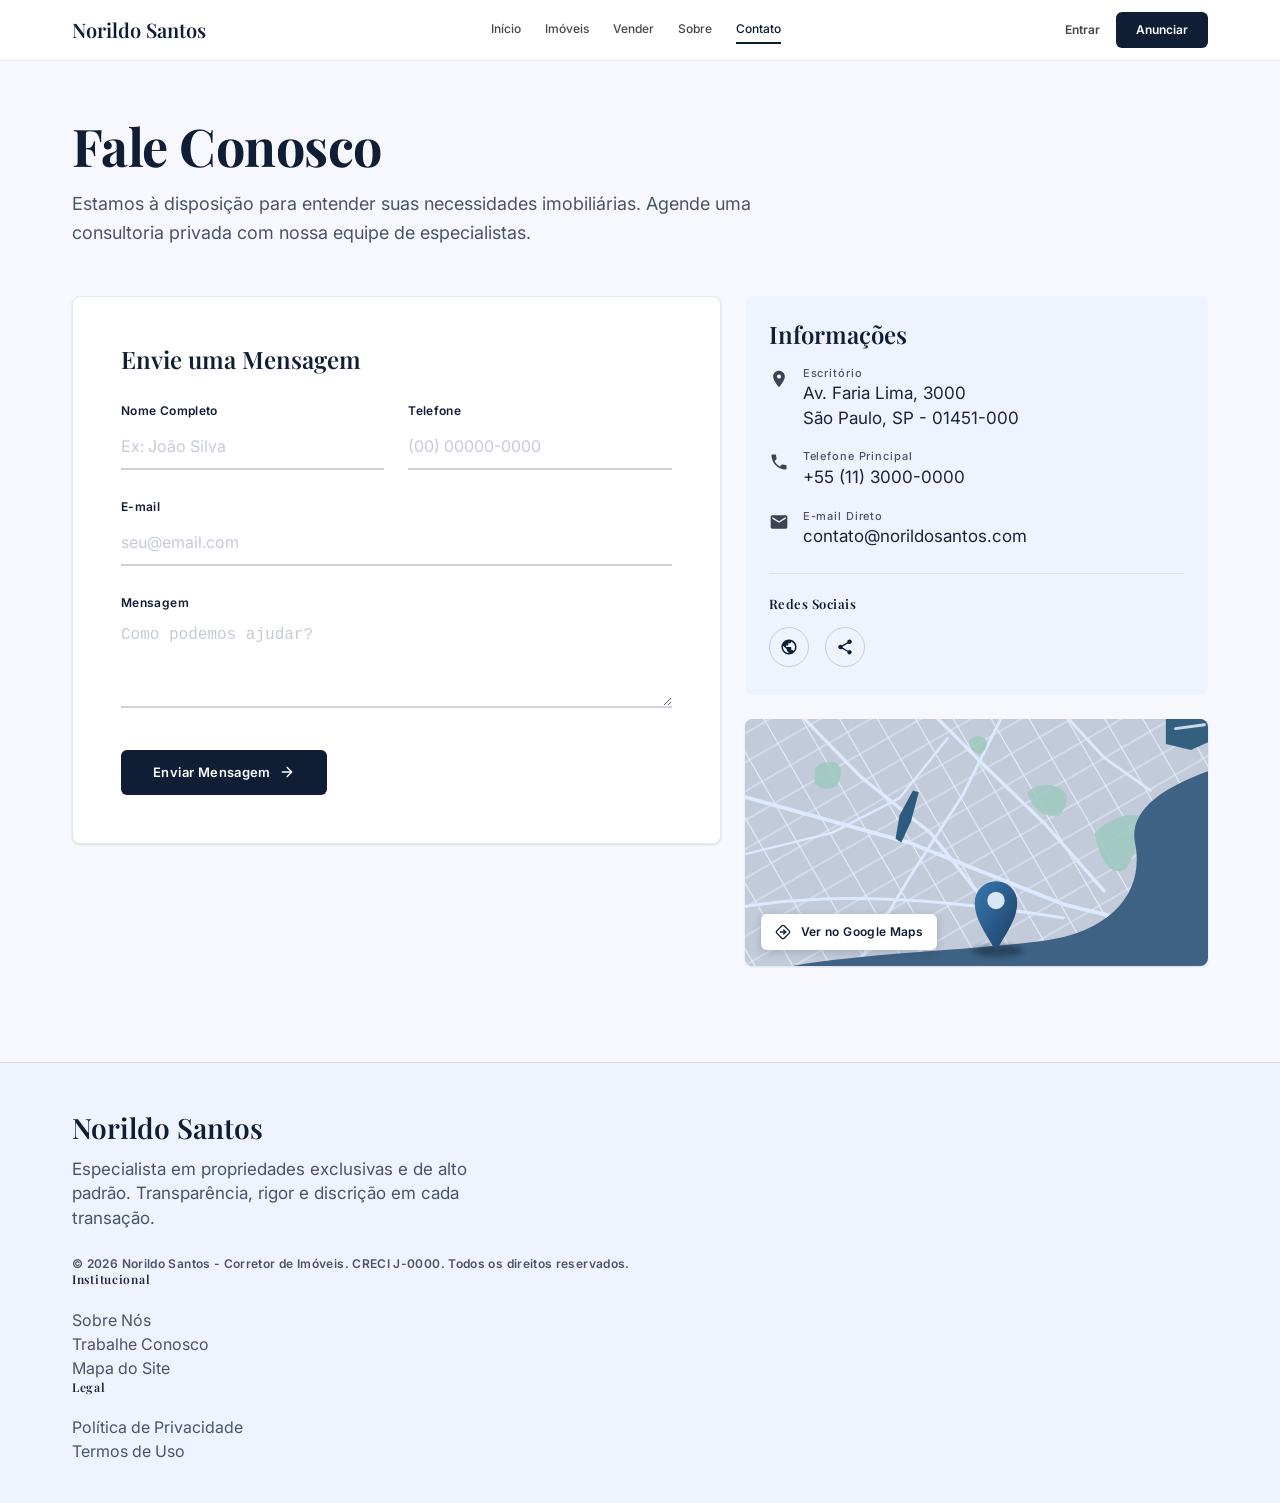
<file: pages/contato.html>
<!doctype html>
<html lang="pt-BR">
  <head>
    <meta charset="UTF-8" />
    <meta name="viewport" content="width=device-width, initial-scale=1" />
    <title>Contato | Norildo Santos</title>
    <meta
      name="description"
      content="Agende uma consultoria privada com a equipe de especialistas da Norildo Santos. Envie uma mensagem ou fale conosco por telefone e e-mail."
    />

    <link rel="preconnect" href="https://fonts.googleapis.com" />
    <link rel="preconnect" href="https://fonts.gstatic.com" crossorigin />
    <link
      href="https://fonts.googleapis.com/css2?family=Inter:wght@400;500;600;700&family=Playfair+Display:wght@500;600;700&display=swap"
      rel="stylesheet"
    />
    <link rel="stylesheet" href="../styles/main.css" />
    <link rel="stylesheet" href="../styles/contato.css" />
  </head>
  <body>
    <script src="../js/icons.js"></script>

    <!-- Cabeçalho -->
    <header class="site-header">
      <div class="site-header__inner">
        <a class="site-logo" href="../index.html">Norildo Santos</a>
        <nav class="site-nav" id="menu-principal" aria-label="Navega&ccedil;&atilde;o principal">
          <ul>
            <li><a href="../index.html#inicio">In&iacute;cio</a></li>
            <li><a href="imoveis.html">Im&oacute;veis</a></li>
            <li><a href="vender.html">Vender</a></li>
            <li><a href="sobre.html">Sobre</a></li>
            <li><a href="contato.html" aria-current="page">Contato</a></li>
          </ul>
        </nav>
        <div class="site-header__actions">
          <a class="site-link" href="login.html">Entrar</a>
          <a class="btn btn--primary btn--small" href="vender.html#cadastro">Anunciar</a>
        </div>
        <button class="menu-toggle" type="button" aria-label="Abrir menu" aria-expanded="false" aria-controls="menu-principal">
          <svg class="icon" aria-hidden="true"><use href="#i-menu" /></svg>
        </button>
      </div>
    </header>
    <main class="contact">
      <div class="container">
        <header class="contact__intro">
          <h1>Fale Conosco</h1>
          <p>
            Estamos à disposição para entender suas necessidades imobiliárias.
            Agende uma consultoria privada com nossa equipe de especialistas.
          </p>
        </header>

        <div class="contact__grid">
          <!-- Formulário -->
          <section class="form-card" aria-labelledby="titulo-form">
            <h2 id="titulo-form">Envie uma Mensagem</h2>

            <form id="form-contato" class="form-grid" action="#" method="post">
              <div class="form-field">
                <label for="nome">Nome Completo</label>
                <input
                  id="nome"
                  name="nome"
                  type="text"
                  placeholder="Ex: João Silva"
                  autocomplete="name"
                  required
                />
              </div>

              <div class="form-field">
                <label for="telefone">Telefone</label>
                <input
                  id="telefone"
                  name="telefone"
                  type="tel"
                  placeholder="(00) 00000-0000"
                  autocomplete="tel"
                  inputmode="tel"
                />
              </div>

              <div class="form-field form-field--full">
                <label for="email">E-mail</label>
                <input
                  id="email"
                  name="email"
                  type="email"
                  placeholder="seu@email.com"
                  autocomplete="email"
                  required
                />
              </div>

              <div class="form-field form-field--full">
                <label for="mensagem">Mensagem</label>
                <textarea
                  id="mensagem"
                  name="mensagem"
                  rows="3"
                  placeholder="Como podemos ajudar?"
                  required
                ></textarea>
              </div>

              <div class="form-actions form-field--full">
                <button class="btn btn--primary btn--submit" type="submit">
                  Enviar Mensagem
                  <svg class="icon" aria-hidden="true">
                    <use href="#i-arrow" />
                  </svg>
                </button>
                <p
                  class="form-status"
                  id="form-status"
                  role="status"
                  aria-live="polite"
                ></p>
              </div>
            </form>
          </section>

          <!-- Informações e mapa -->
          <div class="contact__side">
            <section class="info-card" aria-labelledby="titulo-info">
              <h2 id="titulo-info">Informações</h2>

              <ul class="info-list">
                <li>
                  <svg class="icon icon--solid" aria-hidden="true">
                    <use href="#i-pin-solid" />
                  </svg>
                  <div>
                    <span class="info-label">Escritório</span>
                    <address>
                      Av. Faria Lima, 3000<br />São Paulo, SP - 01451-000
                    </address>
                  </div>
                </li>
                <li>
                  <svg class="icon icon--solid" aria-hidden="true">
                    <use href="#i-phone-solid" />
                  </svg>
                  <div>
                    <span class="info-label">Telefone Principal</span>
                    <a href="tel:+551130000000">+55 (11) 3000-0000</a>
                  </div>
                </li>
                <li>
                  <svg class="icon icon--solid" aria-hidden="true">
                    <use href="#i-mail-solid" />
                  </svg>
                  <div>
                    <span class="info-label">E-mail Direto</span>
                    <a href="mailto:contato@norildosantos.com"
                      >contato@norildosantos.com</a
                    >
                  </div>
                </li>
              </ul>

              <div class="info-social">
                <h3>Redes Sociais</h3>
                <div class="info-social__buttons">
                  <a
                    class="social-btn"
                    href="index.html"
                    aria-label="Site Norildo Santos"
                  >
                    <svg class="icon icon--solid" aria-hidden="true">
                      <use href="#i-globe-solid" />
                    </svg>
                  </a>
                  <button
                    class="social-btn"
                    type="button"
                    data-share
                    aria-label="Compartilhar esta página"
                  >
                    <svg class="icon icon--solid" aria-hidden="true">
                      <use href="#i-share-solid" />
                    </svg>
                  </button>
                </div>
              </div>
            </section>

            <div class="map-card">
              <svg
                class="map-card__svg"
                viewBox="0 0 480 256"
                preserveAspectRatio="xMidYMid slice"
                role="img"
                aria-label="Mapa estilizado da região da Av. Faria Lima, em São Paulo"
              >
                <defs>
                  <pattern
                    id="mapa-ruas"
                    width="34"
                    height="26"
                    patternUnits="userSpaceOnUse"
                    patternTransform="rotate(-30)"
                  >
                    <path
                      d="M0 13H34M17 0V26"
                      stroke="#e4eefc"
                      stroke-width="1.1"
                      fill="none"
                    />
                  </pattern>
                  <linearGradient id="mapa-pin" x1="0" y1="0" x2="1" y2="1">
                    <stop offset="0" stop-color="#3a78b0" />
                    <stop offset="1" stop-color="#1b3d63" />
                  </linearGradient>
                  <filter
                    id="mapa-sombra"
                    x="-50%"
                    y="-100%"
                    width="200%"
                    height="300%"
                  >
                    <feGaussianBlur stdDeviation="3" />
                  </filter>
                </defs>

                <rect width="480" height="256" fill="#c3cad9" />
                <rect width="480" height="256" fill="url(#mapa-ruas)" />

                <g
                  fill="none"
                  stroke="#dde9ff"
                  stroke-linecap="round"
                  stroke-linejoin="round"
                >
                  <path
                    d="M-10 78 L170 128 L330 192 L420 214"
                    stroke-width="4"
                  />
                  <path
                    d="M52 -10 L120 60 L192 118 L262 206"
                    stroke-width="3.5"
                  />
                  <path
                    d="M190 -10 L252 52 L310 108 L372 178"
                    stroke-width="3.5"
                  />
                  <path d="M-10 196 C90 178 200 186 330 206" stroke-width="3" />
                  <path d="M326 -10 L372 40 L420 74" stroke-width="3" />
                  <path
                    d="M110 266 L168 168 L226 78 L270 -10"
                    stroke-width="3"
                  />
                  <path d="M0 140 L90 118 L160 82 L210 20" stroke-width="2.5" />
                  <path d="M240 266 L276 190" stroke-width="2.5" />
                </g>

                <g fill="#9ec9bf" opacity=".85">
                  <path d="M72 52 q10 -12 24 -6 q8 10 -2 24 q-14 6 -22 -4z" />
                  <path d="M292 76 q18 -14 38 -2 q8 10 -4 26 q-24 4 -34 -24z" />
                  <path
                    d="M362 118 q24 -22 46 -18 q6 24 -14 56 q-22 10 -32 -38z"
                  />
                  <path d="M232 22 q10 -8 18 0 q2 10 -6 14 q-12 -2 -12 -14z" />
                </g>

                <path
                  d="M160 100 l14 -26 l6 2 l-8 30 l-10 22 l-6 -4z"
                  fill="#2e5a80"
                />

                <path
                  d="M0 256 L48 256 C130 242 230 240 308 230 C384 220 414 176 404 128 C398 96 430 72 480 54 L480 256 Z"
                  fill="#3d6283"
                />
                <path d="M436 0 h44 v24 l-18 8 -26 -6z" fill="#34607f" />
                <path
                  d="M446 10 L476 6"
                  stroke="#cdd9ea"
                  stroke-width="3"
                  stroke-linecap="round"
                />

                <ellipse
                  cx="262"
                  cy="240"
                  rx="26"
                  ry="6"
                  fill="#0b1c30"
                  opacity=".45"
                  filter="url(#mapa-sombra)"
                />
                <path
                  d="M260 241 C250 222 238 208 238 190 a22 22 0 1 1 44 0 C282 208 270 222 260 241 Z"
                  fill="url(#mapa-pin)"
                />
                <circle cx="260" cy="188" r="9" fill="#d9e6f6" />
              </svg>

              <a
                class="map-card__link"
                href="https://www.google.com/maps/search/?api=1&amp;query=Av.+Faria+Lima%2C+3000%2C+S%C3%A3o+Paulo"
                target="_blank"
                rel="noopener noreferrer"
              >
                <svg class="icon" aria-hidden="true">
                  <use href="#i-directions" />
                </svg>
                Ver no Google Maps
              </a>
            </div>
          </div>
        </div>
      </div>
    </main>

    <!-- Rodapé -->
    <footer class="site-footer site-footer--alt">
      <div class="container footer__grid">
        <div class="footer__brand">
          <a class="footer__name" href="index.html">Norildo Santos</a>
          <p>
            Especialista em propriedades exclusivas e de alto padrão.
            Transparência, rigor e discrição em cada transação.
          </p>
          <p class="footer__copy">
            &copy; <span id="ano">2024</span> Norildo Santos - Corretor de
            Imóveis. CRECI J-0000. Todos os direitos reservados.
          </p>
        </div>

        <nav class="footer__col" aria-label="Institucional">
          <h4>Institucional</h4>
          <ul>
            <li><a href="index.html#sobre">Sobre Nós</a></li>
            <li><a href="#trabalhe-conosco">Trabalhe Conosco</a></li>
            <li><a href="#mapa">Mapa do Site</a></li>
          </ul>
        </nav>

        <nav class="footer__col" aria-label="Legal">
          <h4>Legal</h4>
          <ul>
            <li><a href="#privacidade">Política de Privacidade</a></li>
            <li><a href="#termos">Termos de Uso</a></li>
          </ul>
        </nav>
      </div>
    </footer>

    <script src="../js/main.js" defer></script>
    <script src="../js/contato.js" defer></script>
  </body>
</html>
</file>
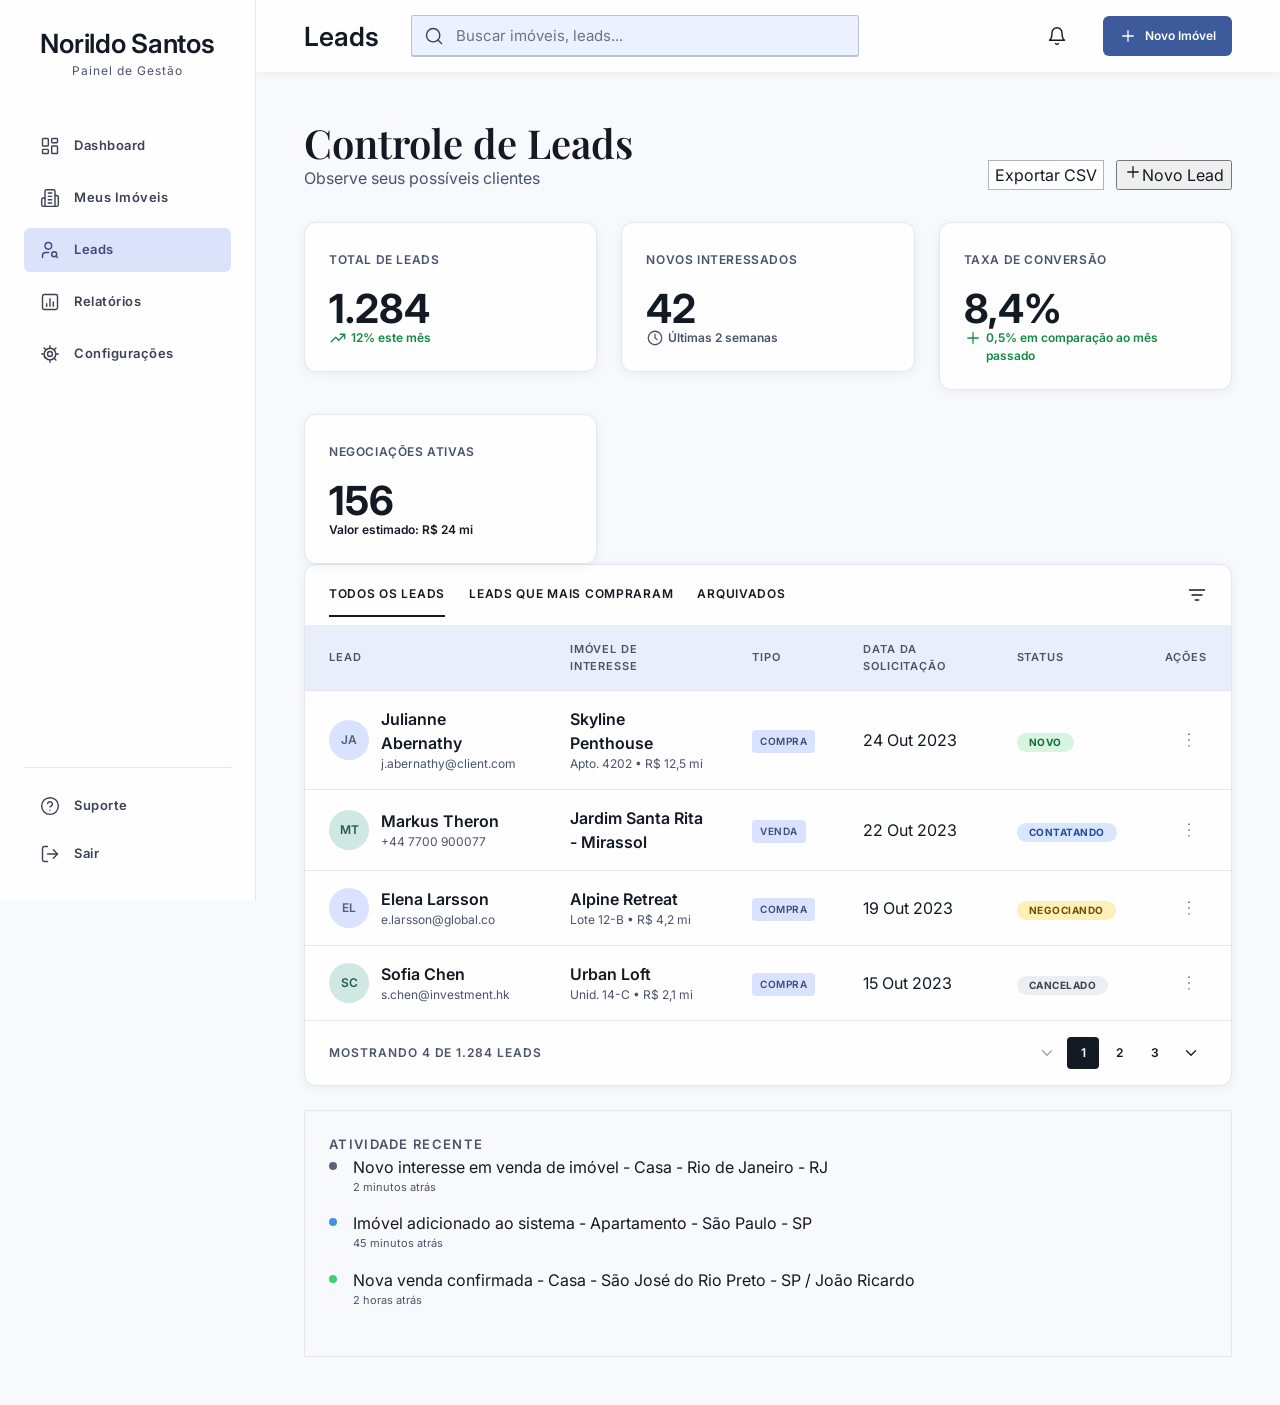
<file: pages/leads.html>
<!doctype html>
<html lang="pt-BR">
  <head>
    <meta charset="UTF-8" />
    <meta name="viewport" content="width=device-width, initial-scale=1" />
    <title>Controle de Leads · Painel Imobiliário</title>
    <link rel="preconnect" href="https://fonts.googleapis.com" />
    <link rel="preconnect" href="https://fonts.gstatic.com" crossorigin />
    <link
      href="https://fonts.googleapis.com/css2?family=Inter:wght@400;500;600&family=Playfair+Display:wght@500;600&display=swap"
      rel="stylesheet"
    />
    <link rel="stylesheet" href="../styles/main.css" />
    <link rel="stylesheet" href="../styles/leads.css" />
  </head>
  <body class="admin-body">
    <script src="../js/icons.js"></script>


    <a class="skip-link" href="#conteudo">Ir para o conteúdo principal</a>

    <div class="admin">
      <aside class="sidebar" id="sidebar" aria-label="Menu administrativo">
        <div class="sidebar__brand">
          <a href="../index.html">Norildo Santos</a>
          <span>Painel de Gest&atilde;o</span>
        </div>
        <nav class="sidebar__nav" aria-label="Se&ccedil;&otilde;es da administra&ccedil;&atilde;o">
          <a class="sidebar__link" href="dashboard.html"><svg class="icon" aria-hidden="true"><use href="#i-dashboard" /></svg>Dashboard</a>
          <a class="sidebar__link" href="admImoveis.html"><svg class="icon" aria-hidden="true"><use href="#i-building" /></svg>Meus Im&oacute;veis</a>
          <a class="sidebar__link" href="leads.html" aria-current="page"><svg class="icon" aria-hidden="true"><use href="#i-leads" /></svg>Leads</a>
          <a class="sidebar__link" href="relatorios.html"><svg class="icon" aria-hidden="true"><use href="#i-reports" /></svg>Relat&oacute;rios</a>
          <a class="sidebar__link" href="config.html"><svg class="icon" aria-hidden="true"><use href="#i-gear" /></svg>Configura&ccedil;&otilde;es</a>
        </nav>
        <div class="sidebar__foot">
          <a class="sidebar__link" href="contato.html"><svg class="icon" aria-hidden="true"><use href="#i-help" /></svg>Suporte</a>
          <a class="sidebar__link" href="../index.html"><svg class="icon" aria-hidden="true"><use href="#i-logout" /></svg>Sair</a>
        </div>
      </aside>
      <div class="sidebar-backdrop" aria-hidden="true"></div>
      <div class="admin__main">
        <header class="topbar">
          <button class="icon-btn topbar__menu" type="button" data-sidebar-toggle aria-label="Abrir menu" aria-expanded="false" aria-controls="sidebar">
            <svg class="icon" aria-hidden="true"><use href="#i-menu" /></svg>
          </button>
          <h1 class="topbar__title">Leads</h1>
          <div class="topbar__search" role="search">
            <label class="visually-hidden" for="busca-topo">Buscar im&oacute;veis e leads</label>
            <svg class="icon" aria-hidden="true"><use href="#i-search" /></svg>
            <input id="busca-topo" type="search" placeholder="Buscar im&oacute;veis, leads..." autocomplete="off" />
          </div>
          <div class="topbar__actions">
            <button class="icon-btn" type="button" aria-label="Notifica&ccedil;&otilde;es"><svg class="icon" aria-hidden="true"><use href="#i-bell" /></svg></button>
            <a class="btn btn--primary btn--sm" href="#novo-imovel"><svg class="icon" aria-hidden="true"><use href="#i-plus" /></svg><span class="btn-label">Novo Im&oacute;vel</span></a>
          </div>
        </header>
        <main id="conteudo" class="admin-content">
          <div class="page-header">
            <div>
              <h1 class="page-title">Controle de Leads</h1>
              <p class="page-subtitle">Observe seus possíveis clientes</p>
            </div>
            <div class="page-actions">
              <button type="button" class="btn btn--outline">
                Exportar CSV
              </button>
              <button type="button" class="btn btn--primary">
                <svg class="icon icon--small" aria-hidden="true">
                  <use href="#i-plus" /></svg
                >Novo Lead
              </button>
            </div>
          </div>

          <section aria-labelledby="titulo-indicadores">
            <h2 id="titulo-indicadores" class="visually-hidden">
              Indicadores de leads
            </h2>
            <ul class="stats">
              <li class="card card--bordered stat">
                <p class="stat__label">Total de leads</p>
                <p class="stat__value">1.284</p>
                <p class="stat__meta stat__meta--up">
                  <svg class="icon icon--small" aria-hidden="true">
                    <use href="#i-trend" /></svg
                  >12% este mês
                </p>
              </li>
              <li class="card card--bordered stat">
                <p class="stat__label">Novos interessados</p>
                <p class="stat__value">42</p>
                <p class="stat__meta">
                  <svg class="icon icon--small" aria-hidden="true">
                    <use href="#i-clock" /></svg
                  >Últimas 2 semanas
                </p>
              </li>
              <li class="card card--bordered stat">
                <p class="stat__label">Taxa de conversão</p>
                <p class="stat__value">8,4%</p>
                <p class="stat__meta stat__meta--up">
                  <svg class="icon icon--small" aria-hidden="true">
                    <use href="#i-plus" /></svg
                  >0,5% em comparação ao mês passado
                </p>
              </li>
              <li class="card card--bordered stat">
                <p class="stat__label">Negociações ativas</p>
                <p class="stat__value">156</p>
                <p class="stat__meta stat__meta--strong">
                  Valor estimado: R$ 24 mi
                </p>
              </li>
            </ul>
          </section>

          <section
            class="card card--bordered table-card"
            aria-labelledby="titulo-tabela"
          >
            <h2 id="titulo-tabela" class="visually-hidden">Lista de leads</h2>

            <div class="table-toolbar">
              <nav aria-label="Filtrar leads">
                <ul class="tabs">
                  <li>
                    <a href="#" class="tabs__link is-active" aria-current="true"
                      >Todos os leads</a
                    >
                  </li>
                  <li>
                    <a href="#" class="tabs__link">Leads que mais compraram</a>
                  </li>
                  <li><a href="#" class="tabs__link">Arquivados</a></li>
                </ul>
              </nav>
              <button
                type="button"
                class="icon-btn"
                aria-label="Filtrar e ordenar a lista"
              >
                <svg class="icon" aria-hidden="true">
                  <use href="#i-filter" />
                </svg>
              </button>
            </div>

            <div
              class="table-wrap"
              tabindex="0"
              role="region"
              aria-labelledby="titulo-tabela"
            >
              <table class="table">
                <thead>
                  <tr>
                    <th scope="col">Lead</th>
                    <th scope="col">Imóvel de interesse</th>
                    <th scope="col">Tipo</th>
                    <th scope="col">Data da solicitação</th>
                    <th scope="col">Status</th>
                    <th scope="col" class="table__actions">Ações</th>
                  </tr>
                </thead>
                <tbody>
                  <tr>
                    <th scope="row">
                      <div class="lead">
                        <span class="lead__avatar" aria-hidden="true">JA</span>
                        <div>
                          <p class="lead__name">Julianne Abernathy</p>
                          <p class="lead__meta">j.abernathy@client.com</p>
                        </div>
                      </div>
                    </th>
                    <td>
                      <p class="property__name">Skyline Penthouse</p>
                      <p class="lead__meta">Apto. 4202 • R$ 12,5 mi</p>
                    </td>
                    <td><span class="tag">Compra</span></td>
                    <td><time datetime="2023-10-24">24 Out 2023</time></td>
                    <td><span class="status status--new">Novo</span></td>
                    <td class="table__actions">
                      <button
                        type="button"
                        class="icon-btn"
                        aria-label="Mais ações para Julianne Abernathy"
                      >
                        <svg class="icon icon--small" aria-hidden="true">
                          <use href="#i-more" />
                        </svg>
                      </button>
                    </td>
                  </tr>
                  <tr>
                    <th scope="row">
                      <div class="lead">
                        <span
                          class="lead__avatar lead__avatar--teal"
                          aria-hidden="true"
                          >MT</span
                        >
                        <div>
                          <p class="lead__name">Markus Theron</p>
                          <p class="lead__meta">+44 7700 900077</p>
                        </div>
                      </div>
                    </th>
                    <td>
                      <p class="property__name">Jardim Santa Rita - Mirassol</p>
                    </td>
                    <td><span class="tag">Venda</span></td>
                    <td><time datetime="2023-10-22">22 Out 2023</time></td>
                    <td>
                      <span class="status status--contacting">Contatando</span>
                    </td>
                    <td class="table__actions">
                      <button
                        type="button"
                        class="icon-btn"
                        aria-label="Mais ações para Markus Theron"
                      >
                        <svg class="icon icon--small" aria-hidden="true">
                          <use href="#i-more" />
                        </svg>
                      </button>
                    </td>
                  </tr>
                  <tr>
                    <th scope="row">
                      <div class="lead">
                        <span class="lead__avatar" aria-hidden="true">EL</span>
                        <div>
                          <p class="lead__name">Elena Larsson</p>
                          <p class="lead__meta">e.larsson@global.co</p>
                        </div>
                      </div>
                    </th>
                    <td>
                      <p class="property__name">Alpine Retreat</p>
                      <p class="lead__meta">Lote 12-B • R$ 4,2 mi</p>
                    </td>
                    <td><span class="tag">Compra</span></td>
                    <td><time datetime="2023-10-19">19 Out 2023</time></td>
                    <td>
                      <span class="status status--negotiating">Negociando</span>
                    </td>
                    <td class="table__actions">
                      <button
                        type="button"
                        class="icon-btn"
                        aria-label="Mais ações para Elena Larsson"
                      >
                        <svg class="icon icon--small" aria-hidden="true">
                          <use href="#i-more" />
                        </svg>
                      </button>
                    </td>
                  </tr>
                  <tr>
                    <th scope="row">
                      <div class="lead">
                        <span
                          class="lead__avatar lead__avatar--teal"
                          aria-hidden="true"
                          >SC</span
                        >
                        <div>
                          <p class="lead__name">Sofia Chen</p>
                          <p class="lead__meta">s.chen@investment.hk</p>
                        </div>
                      </div>
                    </th>
                    <td>
                      <p class="property__name">Urban Loft</p>
                      <p class="lead__meta">Unid. 14-C • R$ 2,1 mi</p>
                    </td>
                    <td><span class="tag">Compra</span></td>
                    <td><time datetime="2023-10-15">15 Out 2023</time></td>
                    <td>
                      <span class="status status--canceled">Cancelado</span>
                    </td>
                    <td class="table__actions">
                      <button
                        type="button"
                        class="icon-btn"
                        aria-label="Mais ações para Sofia Chen"
                      >
                        <svg class="icon icon--small" aria-hidden="true">
                          <use href="#i-more" />
                        </svg>
                      </button>
                    </td>
                  </tr>
                </tbody>
              </table>
            </div>

            <div class="table-footer">
              <p class="table-footer__info">Mostrando 4 de 1.284 leads</p>
              <nav aria-label="Paginação da lista de leads">
                <ul class="pagination">
                  <li>
                    <button
                      type="button"
                      class="page-btn"
                      aria-label="Página anterior"
                      disabled
                    >
                      <svg
                        class="icon icon--small icon--flip"
                        aria-hidden="true"
                      >
                        <use href="#i-chevron" />
                      </svg>
                    </button>
                  </li>
                  <li>
                    <a
                      href="#"
                      class="page-btn is-current"
                      aria-current="page"
                      aria-label="Página 1"
                      >1</a
                    >
                  </li>
                  <li>
                    <a href="#" class="page-btn" aria-label="Página 2">2</a>
                  </li>
                  <li>
                    <a href="#" class="page-btn" aria-label="Página 3">3</a>
                  </li>
                  <li>
                    <a href="#" class="page-btn" aria-label="Próxima página"
                      ><svg class="icon icon--small" aria-hidden="true">
                        <use href="#i-chevron" /></svg
                    ></a>
                  </li>
                </ul>
              </nav>
            </div>
          </section>

          <section
            class="card card--bordered activity"
            aria-labelledby="titulo-atividade"
          >
            <h2 id="titulo-atividade" class="section-label">
              Atividade recente
            </h2>
            <ul class="activity__list">
              <li class="activity__item activity__item--neutral">
                <p>
                  Novo interesse em venda de imóvel - Casa - Rio de Janeiro - RJ
                </p>
                <p class="activity__time">2 minutos atrás</p>
              </li>
              <li class="activity__item activity__item--info">
                <p>
                  Imóvel adicionado ao sistema - Apartamento - São Paulo - SP
                </p>
                <p class="activity__time">45 minutos atrás</p>
              </li>
              <li class="activity__item activity__item--success">
                <p>
                  Nova venda confirmada - Casa - São José do Rio Preto - SP /
                  João Ricardo
                </p>
                <p class="activity__time">2 horas atrás</p>
              </li>
            </ul>
          </section>
        </main>
      </div>
    </div>

    <script src="../js/admin.js" defer></script>
  </body>
</html>
</file>
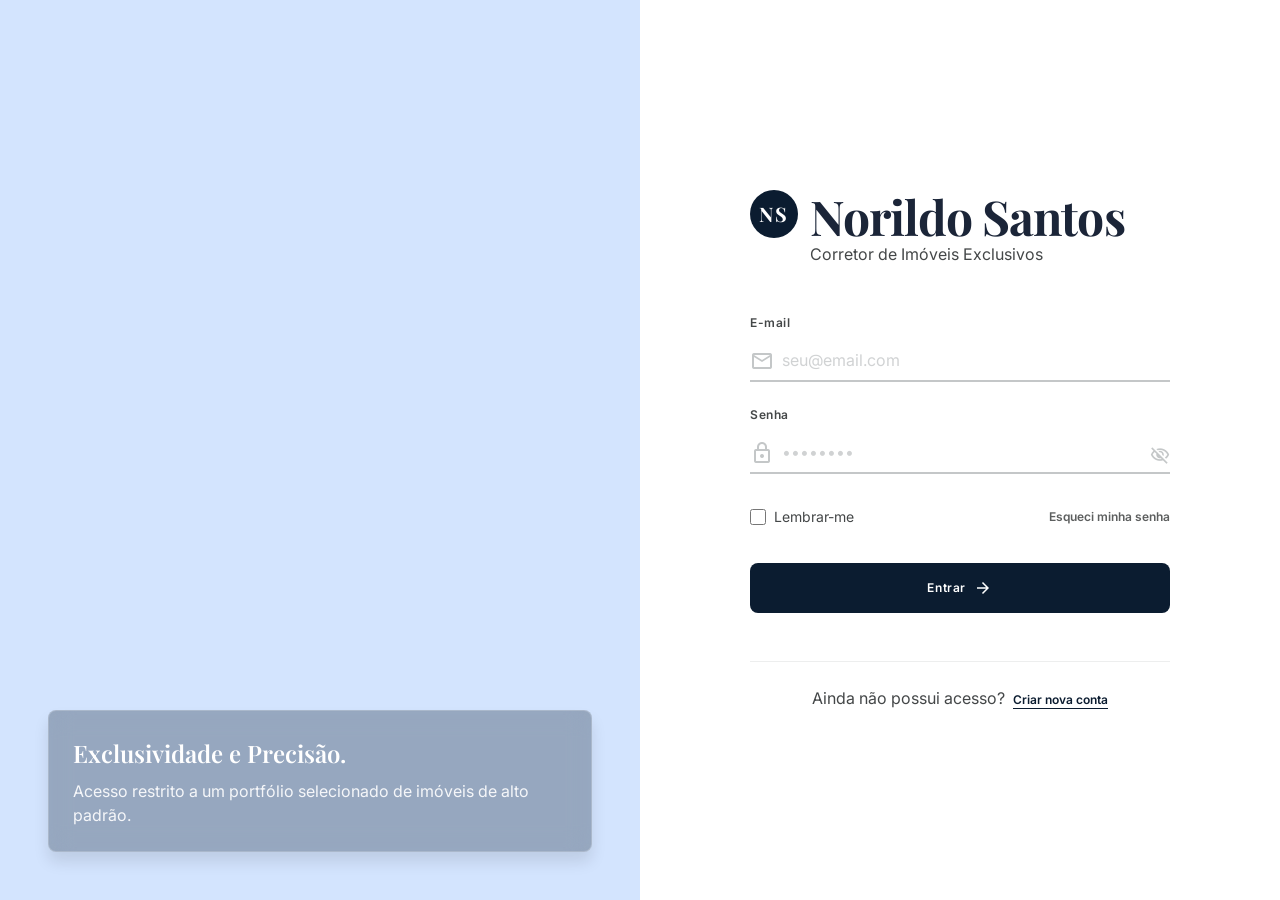
<file: pages/login.html>
<!doctype html>
<html lang="pt-BR">
  <head>
    <meta charset="utf-8" />
    <meta content="width=device-width, initial-scale=1.0" name="viewport" />
    <title>Login - Norildo Santos Corretor</title>
    <link
      href="https://fonts.googleapis.com/css2?family=Inter:wght@400;600&amp;family=Playfair+Display:wght@600;700&amp;display=swap"
      rel="stylesheet"
    />
    <link
      href="https://fonts.googleapis.com/css2?family=Material+Symbols+Outlined:wght,FILL@100..700,0..1&amp;display=swap"
      rel="stylesheet"
    />
    <link rel="stylesheet" href="../styles/main.css" />
    <link rel="stylesheet" href="../styles/login.css" />
    <script src="../js/auth.js" defer></script>
  </head>
  <body>
    <div class="tela">
      <aside class="imagem-lateral">
        <div class="citacao">
          <p class="destaque">Exclusividade e Precisão.</p>
          <p>
            Acesso restrito a um portfólio selecionado de imóveis de alto
            padrão.
          </p>
        </div>
      </aside>
      <main class="painel-formulario">
        <div class="formulario">
          <div class="marca">
            <span class="selo">NS</span>
            <div>
              <h1>Norildo Santos</h1>
              <p>Corretor de Imóveis Exclusivos</p>
            </div>
          </div>

          <form data-redirect="../index.html">
            <div class="campo">
              <label for="email">E-mail</label>
              <div>
                <span class="icone">mail</span>
                <input
                  id="email"
                  name="email"
                  placeholder="seu@email.com"
                  required
                  type="email"
                />
              </div>
            </div>
            <div class="campo">
              <label for="password">Senha</label>
              <div>
                <span class="icone">lock</span>
                <input
                  id="password"
                  name="password"
                  placeholder="••••••••"
                  required
                  type="password"
                />
                <button
                  aria-label="Mostrar senha"
                  class="ver-senha"
                  type="button"
                >
                  <span class="icone">visibility_off</span>
                </button>
              </div>
            </div>
            <div class="opcoes">
              <label><input type="checkbox" /> Lembrar-me</label>
              <a href="#">Esqueci minha senha</a>
            </div>
            <button class="botao" type="submit">
              Entrar <span class="icone">arrow_forward</span>
            </button>
          </form>

          <p class="rodape-formulario">
            Ainda não possui acesso?
            <a href="cadastro.html">Criar nova conta</a>
          </p>
        </div>
      </main>
    </div>
  </body>
</html>
</file>
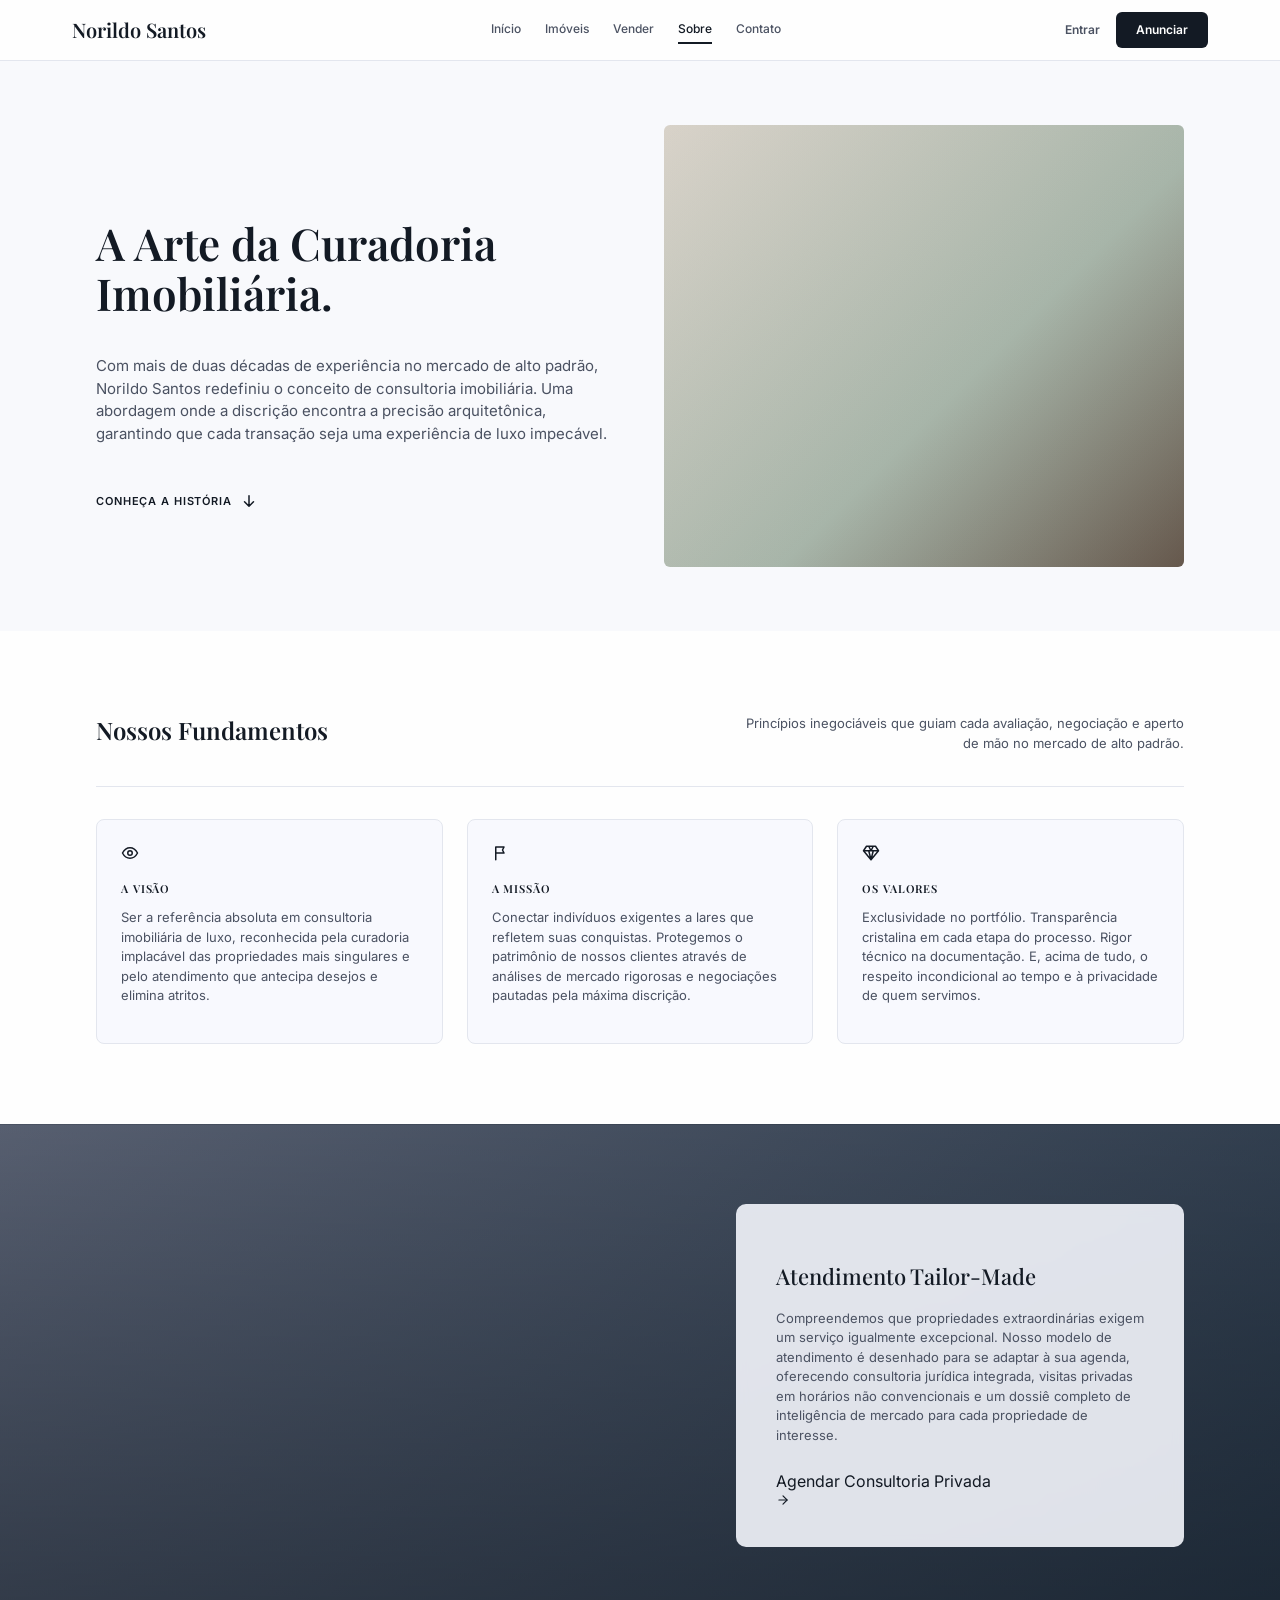
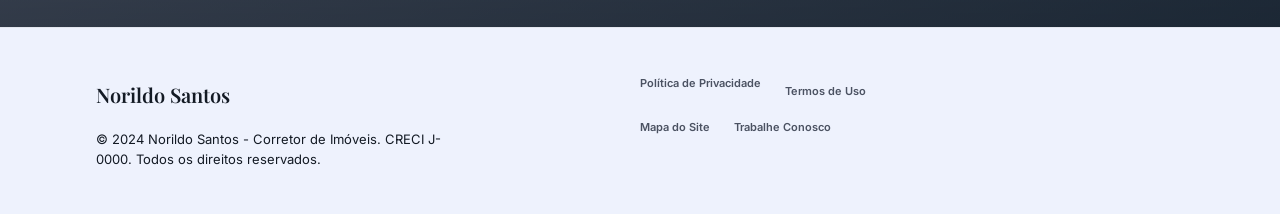
<file: pages/sobre.html>
﻿<!doctype html>
<html lang="pt-BR">
  <head>
    <meta charset="UTF-8" />
    <meta name="viewport" content="width=device-width, initial-scale=1" />
    <title>Sobre nós · Norildo Santos Corretor de Imóveis</title>
    <meta
      name="description"
      content="Mais de duas décadas de experiência em consultoria imobiliária de alto padrão, com discrição, rigor técnico e atendimento sob medida."
    />
    <link rel="preconnect" href="https://fonts.googleapis.com" />
    <link rel="preconnect" href="https://fonts.gstatic.com" crossorigin />
    <link
      href="https://fonts.googleapis.com/css2?family=Inter:wght@400;500;600&family=Playfair+Display:wght@500;600&display=swap"
      rel="stylesheet"
    />
    <link rel="stylesheet" href="../styles/main.css" />
    <link rel="stylesheet" href="../styles/sobre.css" />
    <script src="../js/main.js" defer></script>
  </head>
  <body class="site">
    <script src="../js/icons.js"></script>

    <header class="site-header">
      <div class="site-header__inner">
        <a class="site-logo" href="../index.html">Norildo Santos</a>
        <nav
          class="site-nav"
          id="menu-principal"
          aria-label="Navega&ccedil;&atilde;o principal"
        >
          <ul>
            <li><a href="../index.html#inicio">In&iacute;cio</a></li>
            <li><a href="imoveis.html">Im&oacute;veis</a></li>
            <li><a href="vender.html">Vender</a></li>
            <li><a href="sobre.html" aria-current="page">Sobre</a></li>
            <li><a href="contato.html">Contato</a></li>
          </ul>
        </nav>
        <div class="site-header__actions">
          <a class="site-link" href="login.html">Entrar</a>
          <a class="btn btn--primary btn--small" href="vender.html#cadastro"
            >Anunciar</a
          >
        </div>
        <button
          class="menu-toggle"
          type="button"
          aria-label="Abrir menu"
          aria-expanded="false"
          aria-controls="menu-principal"
        >
          <svg class="icon" aria-hidden="true"><use href="#i-menu" /></svg>
        </button>
      </div>
    </header>
    <main id="conteudo">
      <section class="hero hero--about" aria-labelledby="titulo-hero">
        <div class="container hero__inner">
          <div class="hero__text">
            <h1 id="titulo-hero" class="hero__title">
              A Arte da Curadoria Imobiliária.
            </h1>
            <p class="hero__lead">
              Com mais de duas décadas de experiência no mercado de alto padrão,
              Norildo Santos redefiniu o conceito de consultoria imobiliária.
              Uma abordagem onde a discrição encontra a precisão arquitetônica,
              garantindo que cada transação seja uma experiência de luxo
              impecável.
            </p>
            <a href="#fundamentos" class="text-link hero__cta"
              >Conheça a história<svg
                class="icon icon--small"
                aria-hidden="true"
              >
                <use href="#i-down" />
              </svg>
            </a>
          </div>
          <figure
            class="hero__media hero__media--garden"
            role="img"
            aria-label="Sala de estar ampla com sofá baixo, mesa de centro redonda e portas de vidro voltadas para um jardim tropical"
          ></figure>
        </div>
      </section>

      <section
        id="fundamentos"
        class="pillars"
        aria-labelledby="titulo-fundamentos"
      >
        <div class="container">
          <div class="pillars__head">
            <h2 id="titulo-fundamentos" class="section-title">
              Nossos Fundamentos
            </h2>
            <p class="pillars__lead">
              Princípios inegociáveis que guiam cada avaliação, negociação e
              aperto de mão no mercado de alto padrão.
            </p>
          </div>

          <ul class="pillar-list">
            <li class="pillar">
              <span class="feature__icon"
                ><svg class="icon icon--small" aria-hidden="true">
                  <use href="#i-eye" />
                </svg>
              </span>
              <h3 class="pillar__label">A Visão</h3>
              <p class="pillar__text">
                Ser a referência absoluta em consultoria imobiliária de luxo,
                reconhecida pela curadoria implacável das propriedades mais
                singulares e pelo atendimento que antecipa desejos e elimina
                atritos.
              </p>
            </li>
            <li class="pillar">
              <span class="feature__icon"
                ><svg class="icon icon--small" aria-hidden="true">
                  <use href="#i-flag" />
                </svg>
              </span>
              <h3 class="pillar__label">A Missão</h3>
              <p class="pillar__text">
                Conectar indivíduos exigentes a lares que refletem suas
                conquistas. Protegemos o patrimônio de nossos clientes através
                de análises de mercado rigorosas e negociações pautadas pela
                máxima discrição.
              </p>
            </li>
            <li class="pillar">
              <span class="feature__icon"
                ><svg class="icon icon--small" aria-hidden="true">
                  <use href="#i-diamond" />
                </svg>
              </span>
              <h3 class="pillar__label">Os Valores</h3>
              <p class="pillar__text">
                Exclusividade no portfólio. Transparência cristalina em cada
                etapa do processo. Rigor técnico na documentação. E, acima de
                tudo, o respeito incondicional ao tempo e à privacidade de quem
                servimos.
              </p>
            </li>
          </ul>
        </div>
      </section>

      <section class="banner" aria-labelledby="titulo-atendimento">
        <div class="container banner__inner">
          <div class="banner__panel">
            <h2 id="titulo-atendimento" class="banner__title">
              Atendimento Tailor-Made
            </h2>
            <p class="banner__text">
              Compreendemos que propriedades extraordinárias exigem um serviço
              igualmente excepcional. Nosso modelo de atendimento é desenhado
              para se adaptar à sua agenda, oferecendo consultoria jurídica
              integrada, visitas privadas em horários não convencionais e um
              dossiê completo de inteligência de mercado para cada propriedade
              de interesse.
            </p>
            <a href="#" class="btn btn--primary btn--small">
              Agendar Consultoria Privada<svg
                class="icon icon--tiny"
                aria-hidden="true"
              >
                <use href="#i-arrow" />
              </svg>
            </a>
          </div>
        </div>
      </section>
    </main>

    <footer class="site-footer site-footer--inline">
      <div class="container site-footer__inner">
        <div class="site-footer__brand">
          <p class="site-logo">Norildo Santos</p>
          <p>
            © 2024 Norildo Santos - Corretor de Imóveis. CRECI J-0000. Todos os
            direitos reservados.
          </p>
        </div>
        <nav aria-label="Links institucionais">
          <ul class="footer-links">
            <li><a href="#">Política de Privacidade</a></li>
            <li><a href="#">Termos de Uso</a></li>
            <li><a href="#">Mapa do Site</a></li>
            <li><a href="#">Trabalhe Conosco</a></li>
          </ul>
        </nav>
      </div>
    </footer>
  </body>
</html>
</file>
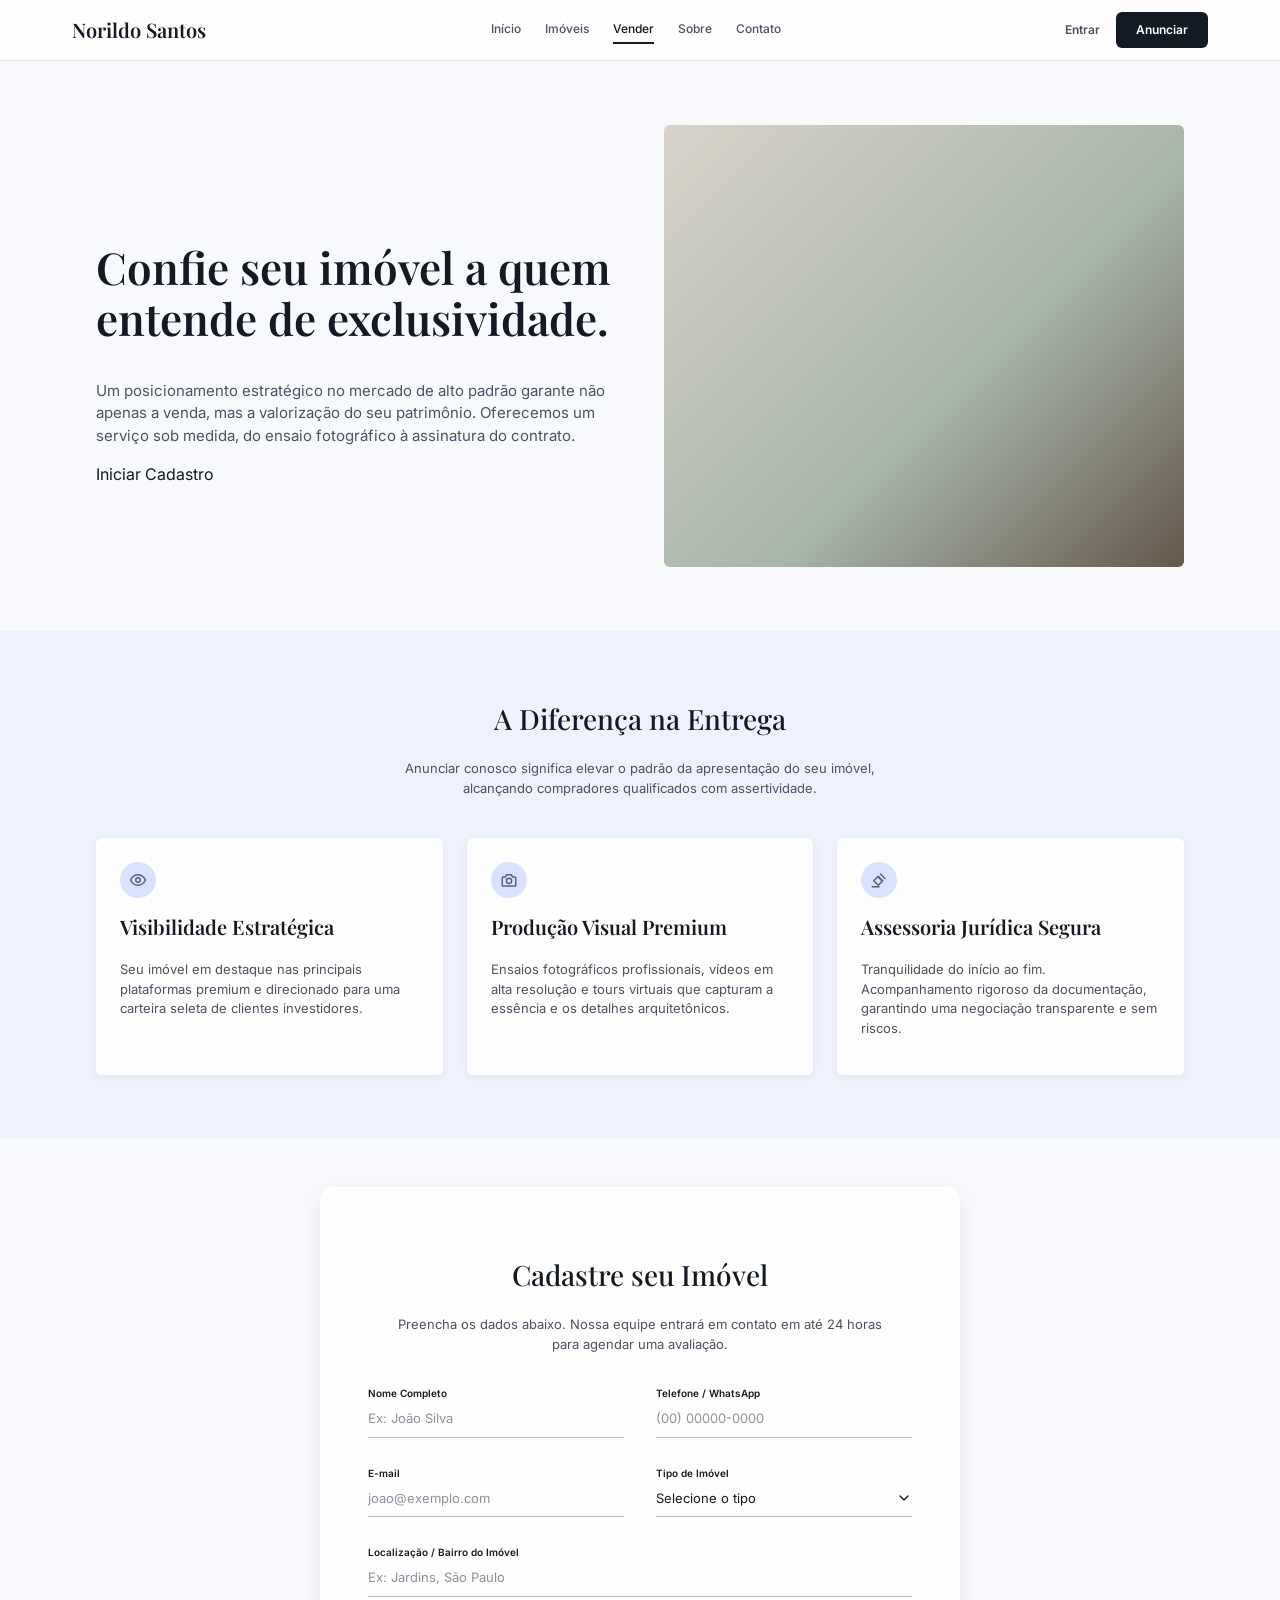
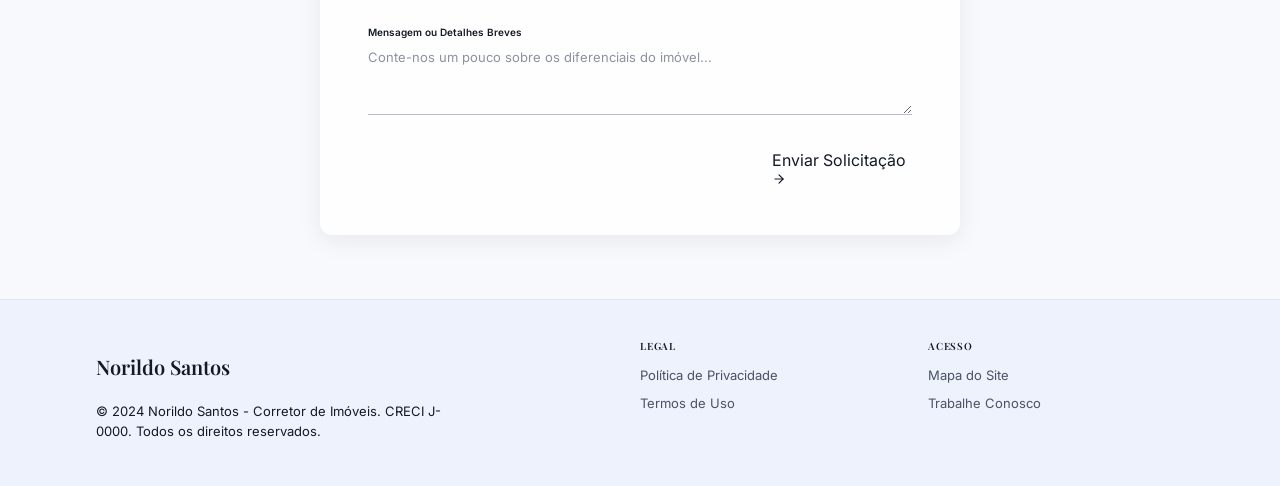
<file: pages/vender.html>
﻿<!doctype html>
<html lang="pt-BR">
  <head>
    <meta charset="UTF-8" />
    <meta name="viewport" content="width=device-width, initial-scale=1" />
    <title>Venda seu imóvel · Norildo Santos Corretor de Imóveis</title>
    <meta
      name="description"
      content="Anuncie seu imóvel de alto padrão com visibilidade estratégica, produção visual premium e assessoria jurídica segura."
    />
    <link rel="preconnect" href="https://fonts.googleapis.com" />
    <link rel="preconnect" href="https://fonts.gstatic.com" crossorigin />
    <link
      href="https://fonts.googleapis.com/css2?family=Inter:wght@400;500;600&family=Playfair+Display:wght@500;600&display=swap"
      rel="stylesheet"
    />
    <link rel="stylesheet" href="../styles/main.css" />
    <link rel="stylesheet" href="../styles/vender.css" />
    <script src="../js/main.js" defer></script>
  </head>
  <body class="site">
    <script src="../js/icons.js"></script>

    <header class="site-header">
      <div class="site-header__inner">
        <a class="site-logo" href="../index.html">Norildo Santos</a>
        <nav
          class="site-nav"
          id="menu-principal"
          aria-label="Navega&ccedil;&atilde;o principal"
        >
          <ul>
            <li><a href="../index.html#inicio">In&iacute;cio</a></li>
            <li><a href="imoveis.html">Im&oacute;veis</a></li>
            <li><a href="vender.html" aria-current="page">Vender</a></li>
            <li><a href="sobre.html">Sobre</a></li>
            <li><a href="contato.html">Contato</a></li>
          </ul>
        </nav>
        <div class="site-header__actions">
          <a class="site-link" href="login.html">Entrar</a>
          <a class="btn btn--primary btn--small" href="#cadastro">Anunciar</a>
        </div>
        <button
          class="menu-toggle"
          type="button"
          aria-label="Abrir menu"
          aria-expanded="false"
          aria-controls="menu-principal"
        >
          <svg class="icon" aria-hidden="true"><use href="#i-menu" /></svg>
        </button>
      </div>
    </header>
    <main id="conteudo">
      <section class="hero" aria-labelledby="titulo-hero">
        <div class="container hero__inner">
          <div class="hero__text">
            <h1 id="titulo-hero" class="hero__title">
              Confie seu imóvel a quem entende de exclusividade.
            </h1>
            <p class="hero__lead">
              Um posicionamento estratégico no mercado de alto padrão garante
              não apenas a venda, mas a valorização do seu patrimônio.
              Oferecemos um serviço sob medida, do ensaio fotográfico à
              assinatura do contrato.
            </p>
            <a href="#cadastro" class="btn btn--primary btn--small hero__cta"
              >Iniciar Cadastro</a
            >
          </div>
          <figure
            class="hero__media"
            role="img"
            aria-label="Sala de estar clara com sofás brancos, lareira moderna e grandes janelas"
          ></figure>
        </div>
      </section>

      <section class="features" aria-labelledby="titulo-diferenciais">
        <div class="container">
          <div class="section-head">
            <h2 id="titulo-diferenciais" class="section-title">
              A Diferença na Entrega
            </h2>
            <p class="section-lead">
              Anunciar conosco significa elevar o padrão da apresentação do seu
              imóvel, alcançando compradores qualificados com assertividade.
            </p>
          </div>

          <ul class="feature-list">
            <li class="feature">
              <span class="feature__icon"
                ><svg class="icon icon--small" aria-hidden="true">
                  <use href="#i-eye" />
                </svg>
              </span>
              <h3 class="feature__title">Visibilidade Estratégica</h3>
              <p class="feature__text">
                Seu imóvel em destaque nas principais plataformas premium e
                direcionado para uma carteira seleta de clientes investidores.
              </p>
            </li>
            <li class="feature">
              <span class="feature__icon"
                ><svg class="icon icon--small" aria-hidden="true">
                  <use href="#i-camera" />
                </svg>
              </span>
              <h3 class="feature__title">Produção Visual Premium</h3>
              <p class="feature__text">
                Ensaios fotográficos profissionais, vídeos em alta resolução e
                tours virtuais que capturam a essência e os detalhes
                arquitetônicos.
              </p>
            </li>
            <li class="feature">
              <span class="feature__icon"
                ><svg class="icon icon--small" aria-hidden="true">
                  <use href="#i-gavel" />
                </svg>
              </span>
              <h3 class="feature__title">Assessoria Jurídica Segura</h3>
              <p class="feature__text">
                Tranquilidade do início ao fim. Acompanhamento rigoroso da
                documentação, garantindo uma negociação transparente e sem
                riscos.
              </p>
            </li>
          </ul>
        </div>
      </section>

      <section id="cadastro" class="register" aria-labelledby="titulo-cadastro">
        <div class="container">
          <form class="register-card" action="#" method="post">
            <div class="section-head">
              <h2 id="titulo-cadastro" class="section-title">
                Cadastre seu Imóvel
              </h2>
              <p class="section-lead">
                Preencha os dados abaixo. Nossa equipe entrará em contato em até
                24 horas para agendar uma avaliação.
              </p>
            </div>

            <div class="form-grid">
              <div class="line-field">
                <label for="v-nome">Nome Completo</label>
                <input
                  id="v-nome"
                  name="nome"
                  type="text"
                  placeholder="Ex: João Silva"
                  autocomplete="name"
                  required
                />
              </div>
              <div class="line-field">
                <label for="v-telefone">Telefone / WhatsApp</label>
                <input
                  id="v-telefone"
                  name="telefone"
                  type="tel"
                  placeholder="(00) 00000-0000"
                  autocomplete="tel"
                  required
                />
              </div>
              <div class="line-field">
                <label for="v-email">E-mail</label>
                <input
                  id="v-email"
                  name="email"
                  type="email"
                  placeholder="joao@exemplo.com"
                  autocomplete="email"
                  required
                />
              </div>
              <div class="line-field">
                <label for="v-tipo">Tipo de Imóvel</label>
                <select id="v-tipo" name="tipo" required>
                  <option value="" selected disabled>Selecione o tipo</option>
                  <option value="casa">Casa</option>
                  <option value="apartamento">Apartamento</option>
                  <option value="cobertura">Cobertura</option>
                  <option value="terreno">Terreno</option>
                  <option value="comercial">Sala ou imóvel comercial</option>
                </select>
              </div>
              <div class="line-field line-field--wide">
                <label for="v-local">Localização / Bairro do Imóvel</label>
                <input
                  id="v-local"
                  name="localizacao"
                  type="text"
                  placeholder="Ex: Jardins, São Paulo"
                  required
                />
              </div>
              <div class="line-field line-field--wide">
                <label for="v-mensagem">Mensagem ou Detalhes Breves</label>
                <textarea
                  id="v-mensagem"
                  name="mensagem"
                  rows="3"
                  placeholder="Conte-nos um pouco sobre os diferenciais do imóvel..."
                ></textarea>
              </div>
            </div>

            <div class="register-card__actions">
              <button type="submit" class="btn btn--primary btn--small">
                Enviar Solicitação
                <svg class="icon icon--tiny" aria-hidden="true">
                  <use href="#i-arrow" />
                </svg>
              </button>
            </div>
          </form>
        </div>
      </section>
    </main>

    <footer class="site-footer">
      <div class="container site-footer__inner">
        <div class="site-footer__brand">
          <p class="site-logo">Norildo Santos</p>
          <p>
            © 2024 Norildo Santos - Corretor de Imóveis. CRECI J-0000. Todos os
            direitos reservados.
          </p>
        </div>
        <nav aria-labelledby="rodape-legal">
          <h2 id="rodape-legal" class="footer-title">Legal</h2>
          <ul>
            <li><a href="#">Política de Privacidade</a></li>
            <li><a href="#">Termos de Uso</a></li>
          </ul>
        </nav>
        <nav aria-labelledby="rodape-acesso">
          <h2 id="rodape-acesso" class="footer-title">Acesso</h2>
          <ul>
            <li><a href="#">Mapa do Site</a></li>
            <li><a href="#">Trabalhe Conosco</a></li>
          </ul>
        </nav>
      </div>
    </footer>
  </body>
</html>
</file>
<file: styles/main.css>
/* Estilos reutilizados entre as paginas publicas e administrativas. */

/* Cores e medidas compartilhadas */
:where(body:not(.admin-body):not(.site)) {
  --cor-principal: #5d5f5f;
  --cor-secundaria: #565e74;
  --cor-fundo: #f8f9ff;
  --cor-branco: #ffffff;
  --cor-texto: #0b1c30;
  --cor-texto-suave: #444748;
  --cor-fundo-suave: #eff4ff;
  --cor-fundo-medio: #e5eeff;
  --cor-destaque: #dae2fd;
  --cor-texto-destaque: #5c647a;
  --cor-borda: #c4c7c8;
  --cor-contorno: #747878;
  --cor-erro: #ba1a1a;
  --cor-whatsapp: #128c7e;
  --sombra: 0 4px 20px rgba(0, 0, 0, 0.04);
  --largura-maxima: 1280px;
  --fonte-titulo: "Playfair Display", serif;
  --fonte-texto: "Inter", sans-serif;
}
:where(body:not(.admin-body):not(.site)) * {
  box-sizing: border-box;
  margin: 0;
  padding: 0;
}

:where(body:not(.admin-body):not(.site)) {
  font-family: var(--fonte-texto);
  font-size: 16px;
  line-height: 1.5;
  color: var(--cor-texto);
  background: var(--cor-fundo);
  -webkit-font-smoothing: antialiased;
}

:where(body:not(.admin-body):not(.site)) a {
  color: inherit;
  text-decoration: none;
  transition: color 0.2s;
}
:where(body:not(.admin-body):not(.site)) img {
  display: block;
  max-width: 100%;
}
:where(body:not(.admin-body):not(.site)) button,
:where(body:not(.admin-body):not(.site)) input,
:where(body:not(.admin-body):not(.site)) select {
  font: inherit;
  color: inherit;
}
:where(body:not(.admin-body):not(.site)) button {
  cursor: pointer;
  background: none;
  border: none;
}
:where(body:not(.admin-body):not(.site)) h1,
:where(body:not(.admin-body):not(.site)) h2,
:where(body:not(.admin-body):not(.site)) h3,
:where(body:not(.admin-body):not(.site)) h4 {
  font-family: var(--fonte-titulo);
  font-weight: 600;
  line-height: 1.3;
}

.icone {
  font-family: "Material Symbols Outlined";
  font-weight: normal;
  font-style: normal;
  font-size: 24px;
  line-height: 1;
  display: inline-block;
  white-space: nowrap;
  -webkit-font-feature-settings: "liga";
  font-feature-settings: "liga";
  font-variation-settings:
    "FILL" 0,
    "wght" 400,
    "GRAD" 0,
    "opsz" 24;
  vertical-align: middle;
}

:where(body:not(.admin-body):not(.site)) .botao {
  display: inline-flex;
  align-items: center;
  justify-content: center;
  gap: 8px;
  background: var(--cor-texto);
  color: var(--cor-branco);
  font-size: 12px;
  font-weight: 600;
  letter-spacing: 0.05em;
  padding: 8px 24px;
  border-radius: 8px;
  transition:
    opacity 0.2s,
    transform 0.2s,
    box-shadow 0.2s;
}
:where(body:not(.admin-body):not(.site)) .botao:hover {
  opacity: 0.9;
}
:where(body:not(.admin-body):not(.site)) .botao-contorno {
  width: 100%;
  padding: 8px;
  border: 1px solid var(--cor-principal);
  color: var(--cor-principal);
  border-radius: 4px;
  font-size: 12px;
  font-weight: 600;
  transition:
    background 0.2s,
    color 0.2s;
}
:where(body:not(.admin-body):not(.site)) .botao-contorno:hover {
  background: var(--cor-principal);
  color: var(--cor-branco);
} /* Caixa branca com sombra */

:where(body:not(.admin-body):not(.site)) .caixa {
  background: var(--cor-branco);
  border-radius: 8px;
  box-shadow: var(--sombra);
} /* Rodapé */

:where(body:not(.admin-body):not(.site)) .rodape {
  background: var(--cor-fundo-suave);
  border-top: 1px solid var(--cor-borda);
  padding: 48px 0;
}
:where(body:not(.admin-body):not(.site)) .rodape > div {
  display: grid;
  gap: 24px;
  max-width: var(--largura-maxima);
  margin: 0 auto;
  padding: 0 16px;
}
:where(body:not(.admin-body):not(.site)) .rodape .logo {
  margin-bottom: 16px;
}
:where(body:not(.admin-body):not(.site)) .rodape p {
  color: var(--cor-texto-suave);
  margin-bottom: 16px;
}
:where(body:not(.admin-body):not(.site)) .rodape small {
  display: block;
  font-size: 12px;
  font-weight: 600;
  color: var(--cor-texto-suave);
}
:where(body:not(.admin-body):not(.site)) .rodape h4 {
  font-family: var(--fonte-texto);
  font-size: 12px;
  font-weight: 700;
  text-transform: uppercase;
  letter-spacing: 0.05em;
  margin-bottom: 8px;
}
:where(body:not(.admin-body):not(.site)) .rodape ul {
  list-style: none;
  display: flex;
  flex-direction: column;
  gap: 8px;
}
:where(body:not(.admin-body):not(.site)) .rodape ul a {
  color: var(--cor-texto-suave);
}
:where(body:not(.admin-body):not(.site)) .rodape ul a:hover {
  color: var(--cor-principal);
}

@media (min-width: 768px) {
  :where(body:not(.admin-body):not(.site)) .rodape > div {
    padding-left: 48px;
    padding-right: 48px;
  }
  :where(body:not(.admin-body):not(.site)) .rodape > div {
    grid-template-columns: 2fr 1fr 1fr;
  }
}

/* Base compartilhada do painel administrativo. */

body.admin-body {
  --bg: #f8f9fc;
  --surface: #fefefe;
  --ink: #131a24;
  --ink-soft: #4b5262;
  --ink-faint: #8b91a0;
  --line: #e3e6ee;
  --lavender: #d9e2ff;
  --slate: #5a6275;
  --navy: #131a24;
  --action-blue: #3d5a9a;
  --action-blue-hover: #304a83;
  --success-bg: #e4ebff;
  --success-ink: #3b4a78;
  --radius: 12px;
  --shadow: 0 2px 10px rgba(19, 26, 36, 0.05);
  --font-body: "Inter", system-ui, -apple-system, "Segoe UI", sans-serif;
  --font-display: "Playfair Display", Georgia, "Times New Roman", serif;
}
body.admin-body *,
body.admin-body *::before,
body.admin-body *::after {
  box-sizing: border-box;
}

body.admin-body {
  -webkit-text-size-adjust: 100%;
}

body.admin-body {
  margin: 0;
  background: var(--bg);
  color: var(--ink);
  font-family: var(--font-body);
  font-size: 1rem;
  line-height: 1.5;
}

body.admin-body h1,
body.admin-body h2,
body.admin-body h3,
body.admin-body h4,
body.admin-body p,
body.admin-body ul {
  margin: 0;
}
body.admin-body ul {
  padding: 0;
  list-style: none;
}
body.admin-body a {
  color: inherit;
  text-decoration: none;
}
body.admin-body button,
body.admin-body input {
  font: inherit;
  color: inherit;
}
body.admin-body button {
  cursor: pointer;
}

body.admin-body :focus-visible {
  outline: 2px solid var(--navy);
  outline-offset: 2px;
}

body.admin-body .visually-hidden {
  position: absolute;
  width: 1px;
  height: 1px;
  margin: -1px;
  padding: 0;
  overflow: hidden;
  clip: rect(0 0 0 0);
  white-space: nowrap;
  border: 0;
}

body.admin-body .skip-link {
  position: absolute;
  left: 1rem;
  top: -4rem;
  z-index: 50;
  padding: 0.5rem 1rem;
  background: var(--navy);
  color: #fff;
  border-radius: 8px;
}
body.admin-body .skip-link:focus {
  top: 1rem;
}

body.admin-body .icon {
  width: 1.375rem;
  height: 1.375rem;
  flex: none;
  fill: none;
  stroke: currentColor;
  stroke-width: 1.7;
  stroke-linecap: round;
  stroke-linejoin: round;
}
body.admin-body .icon--small {
  width: 1.125rem;
  height: 1.125rem;
}
body.admin-body .icon--large {
  width: 1.75rem;
  height: 1.75rem;
}

/* ==========================================================
   Área administrativa — Dashboard e Relatórios
   Usa as variáveis e utilitários de styles.css
   ========================================================== */

body.admin-body {
  --slate: #545f7a;
  --tint: #dbe3fb;
  --tint-soft: #eef3fe;
  --ink-soft: #4a5468;
  --success: #1f9d55;
  --success-bg: #e8f8ee;
  --danger: #d93636;
  --danger-bg: #fdecec;
  --card-line: #d8dde9;
  --sidebar-w: 256px;
  --topbar-h: 72px;
}

body.admin-body {
  background: var(--bg);
}

body.admin-body .admin {
  display: grid;
  grid-template-columns: var(--sidebar-w) minmax(0, 1fr);
  min-height: 100vh;
}

body.admin-body .admin__main {
  min-width: 0;
} /* ---------- Barra lateral ---------- */

body.admin-body .sidebar {
  position: sticky;
  top: 0;
  z-index: 60;
  display: flex;
  flex-direction: column;
  height: 100vh;
  padding: 24px;
  background: var(--surface);
  border-right: 1px solid var(--line);
}

body.admin-body .sidebar__brand {
  padding-top: 4px;
  text-align: center;
}

body.admin-body .sidebar__brand a {
  display: block;
  font-family: var(--font-serif);
  font-size: 1.65rem;
  font-weight: 600;
  line-height: 1.2;
  letter-spacing: -0.01em;
  color: var(--navy);
}

body.admin-body .sidebar__brand span {
  display: block;
  margin-top: 2px;
  font-size: 0.75rem;
  letter-spacing: 0.08em;
  color: var(--ink-soft);
}

body.admin-body .sidebar__nav {
  display: grid;
  gap: 8px;
  margin-top: 44px;
}

body.admin-body .sidebar__link {
  display: flex;
  align-items: center;
  gap: 14px;
  padding: 12px 16px;
  font-size: 0.8125rem;
  font-weight: 600;
  letter-spacing: 0.04em;
  color: #3b4252;
  border-radius: 6px;
  transition:
    background-color 0.2s ease,
    color 0.2s ease;
}

body.admin-body .sidebar__link .icon {
  width: 20px;
  height: 20px;
}
body.admin-body .sidebar__link:hover {
  background: var(--tint-soft);
}

body.admin-body .sidebar__link[aria-current="page"] {
  color: #3d4b78;
  background: var(--tint);
}

body.admin-body .sidebar__foot {
  display: grid;
  gap: 4px;
  margin-top: auto;
  padding-top: 16px;
  border-top: 1px solid var(--line);
}

body.admin-body .sidebar-backdrop {
  position: fixed;
  inset: 0;
  z-index: 55;
  background: rgba(15, 29, 53, 0.4);
  opacity: 0;
  visibility: hidden;
  transition:
    opacity 0.25s ease,
    visibility 0.25s;
} /* ---------- Barra superior ---------- */

body.admin-body .topbar {
  position: sticky;
  top: 0;
  z-index: 40;
  display: flex;
  align-items: center;
  gap: 32px;
  height: var(--topbar-h);
  padding: 0 48px;
  background: var(--surface);
  box-shadow: 0 2px 8px rgba(15, 29, 53, 0.06);
}

body.admin-body .topbar__title {
  font-family: var(--font-serif);
  font-size: 1.65rem;
  font-weight: 600;
  line-height: 1;
  color: var(--navy);
}

body.admin-body .topbar__menu {
  display: none;
}

body.admin-body .topbar__search {
  position: relative;
  flex: 0 1 448px;
  min-width: 0;
}

body.admin-body .topbar__search input {
  width: 100%;
  height: 42px;
  padding: 0 12px 0 44px;
  font-size: 0.9375rem;
  color: var(--text);
  background: #ebf1fe;
  border: 1px solid #b9c2d6;
  border-bottom-width: 2px;
  border-radius: 3px;
  outline: 0;
  transition:
    border-color 0.2s ease,
    background-color 0.2s ease;
}

body.admin-body .topbar__search input::placeholder {
  color: #6b7488;
  opacity: 1;
}
body.admin-body .topbar__search input:focus {
  background: #fff;
  border-color: var(--navy);
}

body.admin-body .topbar__search .icon {
  position: absolute;
  top: 50%;
  left: 13px;
  width: 20px;
  height: 20px;
  color: #3b4252;
  transform: translateY(-50%);
  pointer-events: none;
}

body.admin-body .topbar__actions {
  display: flex;
  align-items: center;
  gap: 28px;
  margin-left: auto;
}

body.admin-body .topbar__actions .btn {
  display: inline-flex;
  align-items: center;
  justify-content: center;
  gap: 8px;
  min-height: 40px;
  padding: 0 16px;
  border: 0;
  border-radius: 6px;
  background: var(--action-blue);
  color: #fff;
  font-size: 0.75rem;
  font-weight: 600;
  line-height: 1;
  text-decoration: none;
  white-space: nowrap;
  cursor: pointer;
  transition: background-color 0.2s ease, transform 0.2s ease;
}
body.admin-body .topbar__actions .btn:hover {
  background: var(--action-blue-hover);
}
body.admin-body .topbar__actions .btn:active {
  transform: translateY(1px);
}
body.admin-body .topbar__actions .btn .icon {
  width: 18px;
  height: 18px;
  flex: 0 0 auto;
}

body.admin-body .icon-btn {
  display: inline-grid;
  place-items: center;
  width: 36px;
  height: 36px;
  padding: 0;
  color: var(--navy);
  background: transparent;
  border: 0;
  border-radius: 6px;
  cursor: pointer;
  transition: background-color 0.2s ease;
}

body.admin-body .icon-btn:hover {
  background: var(--tint-soft);
}
body.admin-body .icon-btn .icon {
  width: 20px;
  height: 20px;
} /* ---------- Conteúdo ---------- */

body.admin-body .admin-content {
  padding: 48px;
}

body.admin-body .panel-head {
  display: flex;
  align-items: flex-end;
  justify-content: space-between;
  gap: 24px;
  margin-bottom: 20px;
}

body.admin-body .panel-head h2 {
  font-family: var(--font-serif);
  font-size: 1.65rem;
  font-weight: 600;
  line-height: 1.2;
  color: var(--navy);
}

body.admin-body .panel-head p {
  margin-top: 2px;
  font-size: 1rem;
  color: var(--ink-soft);
}

body.admin-body .panel-head__link {
  display: inline-flex;
  align-items: center;
  gap: 6px;
  font-size: 0.75rem;
  font-weight: 600;
  letter-spacing: 0.04em;
  color: var(--ink-soft);
  transition: color 0.2s ease;
}

body.admin-body .panel-head__link:hover {
  color: var(--navy);
}
body.admin-body .panel-head__link .icon {
  width: 14px;
  height: 14px;
} /* ---------- Cards de indicadores (dashboard) ---------- */

body.admin-body .stats {
  display: grid;
  grid-template-columns: repeat(auto-fit, minmax(240px, 1fr));
  gap: 24px;
}

body.admin-body .stat {
  padding: 24px;
  background: var(--surface);
  border-radius: 12px;
  box-shadow: 0 2px 12px rgba(15, 29, 53, 0.06);
}

body.admin-body .stat__top {
  display: flex;
  align-items: flex-start;
  justify-content: space-between;
  gap: 12px;
}

body.admin-body .stat__label {
  padding-top: 4px;
  font-size: 0.75rem;
  font-weight: 600;
  letter-spacing: 0.05em;
  color: var(--ink-soft);
}

body.admin-body .stat__icon {
  display: grid;
  place-items: center;
  flex-shrink: 0;
  width: 38px;
  height: 38px;
  color: var(--navy);
  background: var(--tint);
  border-radius: 50%;
}

body.admin-body .stat__icon .icon {
  width: 18px;
  height: 18px;
}

body.admin-body .stat__value {
  margin-top: 20px;
  font-family: var(--font-serif);
  font-size: 2.5rem;
  font-weight: 700;
  line-height: 1;
  color: var(--navy);
}

body.admin-body .stat__trend {
  display: flex;
  align-items: center;
  gap: 6px;
  margin-top: 12px;
  font-size: 0.75rem;
  font-weight: 600;
  letter-spacing: 0.03em;
  color: var(--ink-soft);
}

body.admin-body .stat__trend .icon {
  width: 13px;
  height: 13px;
}

body.admin-body .section-block {
  margin-top: 48px;
} /* ---------- Tabelas ---------- */

body.admin-body .table-card {
  overflow: hidden;
  background: var(--surface);
  border-radius: var(--radius);
  box-shadow: 0 2px 12px rgba(15, 29, 53, 0.06);
}

body.admin-body .table-wrap {
  overflow-x: auto;
}

body.admin-body .data-table {
  width: 100%;
  min-width: 640px;
  border-collapse: collapse;
}

body.admin-body .data-table th {
  padding: 16px;
  font-size: 0.75rem;
  font-weight: 600;
  letter-spacing: 0.05em;
  text-align: left;
  white-space: nowrap;
  color: var(--ink-soft);
  border-bottom: 2px solid #e3e7ef;
}

body.admin-body .data-table td {
  padding: 16px;
  vertical-align: middle;
  border-bottom: 1px solid var(--line);
}

body.admin-body .data-table tbody tr:last-child td {
  border-bottom: 0;
}

body.admin-body .data-table th:last-child,
body.admin-body .data-table td:last-child {
  text-align: right;
}

body.admin-body .data-table .num {
  font-weight: 700;
  white-space: nowrap;
}
body.admin-body .data-table .muted {
  color: var(--ink-soft);
  white-space: nowrap;
}

body.admin-body .table-empty td {
  padding: 32px 16px;
  text-align: center !important;
  color: var(--ink-soft);
}

body.admin-body .property {
  display: flex;
  align-items: center;
  gap: 16px;
}

body.admin-body .thumb {
  position: relative;
  flex-shrink: 0;
  width: 64px;
  height: 48px;
  overflow: hidden;
  background: linear-gradient(135deg, #24324f, #4a5b7d);
  border-radius: 4px;
}

body.admin-body .thumb img {
  width: 100%;
  height: 100%;
  object-fit: cover;
}

body.admin-body .property__name {
  display: block;
  font-size: 1rem;
  font-weight: 600;
  color: var(--navy);
}

body.admin-body .property__sub {
  display: block;
  font-size: 0.8125rem;
  letter-spacing: 0.03em;
  color: var(--ink-soft);
}

body.admin-body .pill {
  display: inline-block;
  padding: 3px 10px;
  font-size: 0.75rem;
  font-weight: 500;
  white-space: nowrap;
  color: #4a5aa5;
  background: #d5defb;
  border: 1px solid transparent;
  border-radius: 999px;
}

body.admin-body .pill--sold {
  color: #3d4b78;
  background: #e5edfd;
  border-color: #b7c7ee;
}

body.admin-body .actions {
  display: inline-flex;
  align-items: center;
  gap: 12px;
}

body.admin-body .actions .icon-btn {
  width: 32px;
  height: 32px;
  color: #3b4252;
}
body.admin-body .actions .icon-btn .icon {
  width: 18px;
  height: 18px;
}
body.admin-body .actions .icon-btn[data-action="excluir"]:hover {
  color: var(--danger);
  background: var(--danger-bg);
} /* ==========================================================
   Relatórios
   ========================================================== */

body.admin-body .page-head {
  display: flex;
  align-items: flex-start;
  justify-content: space-between;
  flex-wrap: wrap;
  gap: 20px 24px;
}

body.admin-body .page-head h1 {
  font-family: var(--font-serif);
  font-size: clamp(1.9rem, 3vw, 2.4rem);
  font-weight: 600;
  line-height: 1.2;
  letter-spacing: -0.01em;
  color: var(--navy);
}

body.admin-body .page-head p {
  margin-top: 2px;
  font-size: 1rem;
  color: var(--ink-soft);
}

body.admin-body .page-head__actions {
  display: flex;
  flex-wrap: wrap;
  gap: 12px;
}

body.admin-body .btn-report {
  display: inline-flex;
  align-items: center;
  justify-content: center;
  gap: 12px;
  padding: 14px 28px;
  font-size: 0.8125rem;
  font-weight: 500;
  letter-spacing: 0.08em;
  text-transform: uppercase;
  white-space: nowrap;
  border-radius: 4px;
  cursor: pointer;
  transition:
    background-color 0.2s ease,
    transform 0.2s ease;
}

body.admin-body .btn-report .icon {
  width: 16px;
  height: 16px;
}
body.admin-body .btn-report:active {
  transform: translateY(1px);
}

body.admin-body .btn-report--outline {
  color: var(--text);
  background: var(--surface);
  border: 1px solid #c9cfdc;
}

body.admin-body .btn-report--outline:hover {
  background: var(--tint-soft);
}

body.admin-body .btn-report--slate {
  color: #fff;
  background: var(--slate);
  border: 1px solid var(--slate);
  box-shadow: 0 4px 10px rgba(15, 29, 53, 0.2);
}

body.admin-body .btn-report--slate:hover {
  background: #444e68;
}

body.admin-body .kpis {
  display: grid;
  grid-template-columns: repeat(auto-fit, minmax(240px, 1fr));
  gap: 24px;
  margin-top: 48px;
}

body.admin-body .report-card {
  padding: 24px;
  background: var(--surface);
  border: 1px solid var(--card-line);
  border-radius: var(--radius);
  box-shadow: 0 1px 3px rgba(15, 29, 53, 0.05);
}

body.admin-body .kpi__top {
  display: flex;
  align-items: flex-start;
  justify-content: space-between;
  gap: 12px;
}

body.admin-body .kpi__icon {
  display: grid;
  place-items: center;
  width: 48px;
  height: 48px;
  color: var(--slate);
  background: var(--tint);
  border-radius: 8px;
}

body.admin-body .kpi__icon .icon {
  width: 22px;
  height: 22px;
}

body.admin-body .delta {
  padding: 4px 10px;
  font-size: 0.875rem;
  font-weight: 500;
  border-radius: 4px;
}

body.admin-body .delta--up {
  color: var(--success);
  background: var(--success-bg);
}
body.admin-body .delta--down {
  color: var(--danger);
  background: var(--danger-bg);
}

body.admin-body .kpi__label {
  margin-top: 20px;
  font-size: 1rem;
  letter-spacing: 0.08em;
  text-transform: uppercase;
  color: var(--ink-soft);
}

body.admin-body .kpi__value {
  margin-top: 8px;
  font-family: var(--font-serif);
  font-size: 1.65rem;
  font-weight: 600;
  line-height: 1.2;
  color: var(--navy);
}

body.admin-body .report-grid {
  display: grid;
  grid-template-columns: minmax(0, 2.08fr) minmax(0, 1fr);
  gap: 24px;
  margin-top: 48px;
}

body.admin-body .report-card__head {
  display: flex;
  align-items: center;
  justify-content: space-between;
  gap: 16px;
}

body.admin-body .report-card__title {
  font-family: var(--font-serif);
  font-size: 1.5rem;
  font-weight: 600;
  line-height: 1.2;
  color: var(--navy);
}

body.admin-body .select-wrap {
  position: relative;
  display: inline-flex;
  align-items: center;
}

body.admin-body .select-wrap select {
  padding: 6px 28px 6px 6px;
  font-size: 1rem;
  color: var(--ink-soft);
  background: transparent;
  border: 0;
  border-radius: 4px;
  outline-offset: 2px;
  cursor: pointer;
  appearance: none;
  -webkit-appearance: none;
}

body.admin-body .select-wrap .icon {
  position: absolute;
  right: 4px;
  width: 16px;
  height: 16px;
  color: var(--ink-soft);
  pointer-events: none;
} /* Gráfico de linha */

body.admin-body .chart {
  margin-top: 24px;
}
body.admin-body .chart svg {
  display: block;
  width: 100%;
  height: auto;
  overflow: visible;
}

body.admin-body .chart__grid line {
  stroke: #e6eaf2;
  stroke-width: 1;
}
body.admin-body .chart__grid line.is-dashed {
  stroke-dasharray: 3 4;
}

body.admin-body .chart__line {
  fill: none;
  stroke: #7b8199;
  stroke-width: 5;
  stroke-linecap: round;
  stroke-linejoin: round;
}

body.admin-body .chart__hit {
  fill: transparent;
  cursor: pointer;
  transition: fill 0.15s ease;
}
body.admin-body .chart__hit:hover {
  fill: var(--slate);
}

body.admin-body .chart__labels text {
  font-family: var(--font-sans);
  font-size: 10px;
  text-anchor: middle;
  fill: var(--ink-soft);
} /* Rosca */

body.admin-body .donut {
  position: relative;
  width: min(200px, 100%);
  margin: 16px auto 20px;
}

body.admin-body .donut svg {
  display: block;
  width: 100%;
  height: auto;
}

body.admin-body .donut__center {
  position: absolute;
  inset: 0;
  display: flex;
  flex-direction: column;
  align-items: center;
  justify-content: center;
}

body.admin-body .donut__center strong {
  font-family: var(--font-serif);
  font-size: 1.5rem;
  font-weight: 600;
  line-height: 1.1;
  color: var(--navy);
}

body.admin-body .donut__center span {
  font-size: 0.625rem;
  letter-spacing: 0.08em;
  color: var(--ink-soft);
}

body.admin-body .legend {
  display: grid;
  gap: 10px;
}

body.admin-body .legend li {
  display: flex;
  align-items: center;
  gap: 10px;
  font-size: 1rem;
  color: var(--text);
}

body.admin-body .legend__dot {
  flex-shrink: 0;
  width: 12px;
  height: 12px;
  border-radius: 50%;
}

body.admin-body .legend__value {
  margin-left: auto;
  color: var(--ink-soft);
} /* Origem dos leads */

body.admin-body .report-block {
  margin-top: 24px;
}

body.admin-body .bar-legend {
  display: flex;
  align-items: center;
  gap: 16px;
  font-size: 0.625rem;
  letter-spacing: 0.04em;
  text-transform: uppercase;
  color: var(--text);
}

body.admin-body .bar-legend span {
  display: inline-flex;
  align-items: center;
  gap: 6px;
}
body.admin-body .bar-legend i {
  width: 12px;
  height: 12px;
  border-radius: 2px;
}

body.admin-body .lead-list {
  display: grid;
  gap: 14px;
  margin-top: 20px;
}

body.admin-body .lead__head {
  display: flex;
  justify-content: space-between;
  margin-bottom: 4px;
  font-size: 0.6875rem;
  letter-spacing: 0.03em;
  text-transform: uppercase;
  color: var(--ink-soft);
}

body.admin-body .lead__bar {
  display: flex;
  height: 12px;
  overflow: hidden;
  background: #e6eefc;
  border-radius: 999px;
}

body.admin-body .lead__organic {
  background: var(--slate);
}
body.admin-body .lead__paid {
  background: #bcc3e0;
} /* Tabela de transações */

body.admin-body .report-card--flush {
  padding: 0;
  overflow: hidden;
}
body.admin-body .report-card--flush .report-card__title {
  padding: 24px;
}

body.admin-body .data-table--report th {
  padding: 16px 24px;
  font-size: 0.9375rem;
  letter-spacing: 0.06em;
  text-transform: uppercase;
  background: var(--tint-soft);
  border-top: 1px solid var(--card-line);
  border-bottom: 0;
}

body.admin-body .data-table--report td {
  padding: 16px 24px;
}

body.admin-body .data-table--report th:last-child,
body.admin-body .data-table--report td:last-child {
  text-align: left;
}

body.admin-body .data-table--report .property {
  gap: 12px;
}
body.admin-body .data-table--report .thumb {
  width: 40px;
  height: 40px;
  border-radius: 6px;
}
body.admin-body .data-table--report .property__name {
  font-weight: 600;
}
body.admin-body .data-table--report .corretor {
  color: var(--ink-soft);
  white-space: nowrap;
}
body.admin-body .data-table--report .data {
  font-size: 0.875rem;
  color: var(--ink-soft);
  white-space: nowrap;
}

body.admin-body .status-tag {
  display: inline-block;
  padding: 3px 10px;
  font-size: 0.6875rem;
  font-weight: 500;
  letter-spacing: 0.04em;
  text-transform: uppercase;
  border-radius: 999px;
}

body.admin-body .status-tag--done {
  color: var(--success);
  background: var(--success-bg);
}
body.admin-body .status-tag--review {
  color: #4a5aa5;
  background: #e3ebfc;
}

/* ==========================================================
   Responsivo
   ========================================================== */
@media (max-width: 1100px) {
  body.admin-body .topbar {
    padding: 0 32px;
  }
  body.admin-body .admin-content {
    padding: 32px;
  }
  body.admin-body .report-grid {
    grid-template-columns: 1fr;
  }
}

@media (max-width: 900px) {
  body.admin-body .admin {
    grid-template-columns: minmax(0, 1fr);
  }

  body.admin-body .sidebar {
    position: fixed;
    top: 0;
    bottom: 0;
    left: 0;
    width: var(--sidebar-w);
    transform: translateX(-100%);
    transition: transform 0.25s ease;
  }

  body.admin-body.sidebar-open .sidebar {
    transform: none;
    box-shadow: 0 0 40px rgba(15, 29, 53, 0.25);
  }

  body.admin-body.sidebar-open .sidebar-backdrop {
    opacity: 1;
    visibility: visible;
  }

  body.admin-body .topbar__menu {
    display: inline-grid;
    margin-right: -12px;
  }
}

@media (max-width: 640px) {
  body.admin-body .topbar {
    gap: 16px;
    padding: 0 16px;
  }
  body.admin-body .topbar__title {
    display: none;
  }
  body.admin-body .topbar__search {
    flex: 1 1 auto;
  }
  body.admin-body .topbar__actions {
    gap: 12px;
  }
  body.admin-body .admin-content {
    padding: 24px 16px;
  }

  body.admin-body .panel-head {
    align-items: flex-start;
    flex-direction: column;
    gap: 8px;
  }
  body.admin-body .stat__value {
    font-size: 2.1rem;
  }

  body.admin-body .btn-report {
    padding: 12px 20px;
  }
  body.admin-body .report-card {
    padding: 20px;
  }
  body.admin-body .report-card--flush {
    padding: 0;
  }
  body.admin-body .report-card--flush .report-card__title {
    padding: 20px;
  }
  body.admin-body .data-table--report th,
  body.admin-body .data-table--report td {
    padding: 14px 16px;
  }
}

@media (max-width: 480px) {
  body.admin-body .topbar .btn-label {
    display: none;
  }
  body.admin-body .topbar .btn--sm {
    padding: 10px 12px;
  }
}

/* ---------- Impressão (Exportar PDF) ---------- */
@media print {
  body.admin-body .sidebar,
  body.admin-body .sidebar-backdrop,
  body.admin-body .topbar,
  body.admin-body .page-head__actions {
    display: none !important;
  }

  body.admin-body {
    background: #fff;
  }
  body.admin-body .admin {
    display: block;
  }
  body.admin-body .admin-content {
    padding: 0;
  }
  body.admin-body .report-card {
    break-inside: avoid;
    box-shadow: none;
  }
  body.admin-body .report-grid,
  body.admin-body .kpis {
    margin-top: 24px;
  }
}

/* Base compartilhada das paginas publicas. */

/* ==========================================================
   Norildo Santos — Corretor de Imóveis
   ========================================================== */
:where(body:not(.admin-body):not(.site)) {
  --navy: #0f1d35;
  --navy-soft: #1b2b49;
  --gold: #d4a62a;
  --bg: #f6f8fd;
  --surface: #ffffff;
  --text: #1b2538;
  --muted: #5b6578;
  --line: #e3e8f2;
  --field-line: #cdd5e4;

  --font-sans:
    "Inter", system-ui, -apple-system, "Segoe UI", Roboto, sans-serif;
  --font-serif: "Playfair Display", Georgia, "Times New Roman", serif;

  --radius: 8px;
  --shadow-sm:
    0 1px 3px rgba(15, 29, 53, 0.08), 0 1px 2px rgba(15, 29, 53, 0.04);
  --shadow-md: 0 10px 30px rgba(15, 29, 53, 0.12);

  --header-h: 64px;
  --container: 1200px;
} /* ---------- Reset básico ---------- */
:where(body:not(.admin-body):not(.site)) *,
:where(body:not(.admin-body):not(.site)) *::before,
:where(body:not(.admin-body):not(.site)) *::after {
  box-sizing: border-box;
}

:where(body:not(.admin-body):not(.site)) {
  scroll-behavior: smooth;
  scroll-padding-top: calc(var(--header-h) + 16px);
  -webkit-text-size-adjust: 100%;
}

:where(body:not(.admin-body):not(.site)) {
  margin: 0;
  font-family: var(--font-sans);
  font-size: 16px;
  line-height: 1.5;
  color: var(--text);
  background: var(--bg);
  -webkit-font-smoothing: antialiased;
}

:where(body:not(.admin-body):not(.site)) img {
  display: block;
  max-width: 100%;
}
:where(body:not(.admin-body):not(.site)) a {
  color: inherit;
  text-decoration: none;
}
:where(body:not(.admin-body):not(.site)) ul {
  margin: 0;
  padding: 0;
  list-style: none;
}
:where(body:not(.admin-body):not(.site)) h1,
:where(body:not(.admin-body):not(.site)) h2,
:where(body:not(.admin-body):not(.site)) h3,
:where(body:not(.admin-body):not(.site)) h4,
:where(body:not(.admin-body):not(.site)) p,
:where(body:not(.admin-body):not(.site)) figure {
  margin: 0;
}
:where(body:not(.admin-body):not(.site)) button,
:where(body:not(.admin-body):not(.site)) input,
:where(body:not(.admin-body):not(.site)) select {
  font: inherit;
  color: inherit;
}
:where(body:not(.admin-body):not(.site)) [hidden] {
  display: none !important;
}

:where(body:not(.admin-body):not(.site)) :focus-visible {
  outline: 2px solid var(--gold);
  outline-offset: 2px;
}

@media (prefers-reduced-motion: reduce) {
  :where(body:not(.admin-body):not(.site)) {
    scroll-behavior: auto;
  }
  :where(body:not(.admin-body):not(.site)) * {
    transition: none !important;
  }
} /* ---------- Utilitários ---------- */

:where(body:not(.admin-body):not(.site)) .container {
  width: 100%;
  max-width: var(--container);
  margin-inline: auto;
  padding-inline: 32px;
}

:where(body:not(.admin-body):not(.site)) .icon {
  width: 16px;
  height: 16px;
  flex-shrink: 0;
  fill: none;
  stroke: currentColor;
  stroke-width: 2;
  stroke-linecap: round;
  stroke-linejoin: round;
} /* Imagem ausente: some e deixa o gradiente do container aparecer */

:where(body.site) .icon {
  display: block;
  width: 16px;
  height: 16px;
  flex: 0 0 auto;
  fill: none;
  stroke: currentColor;
  stroke-width: 2;
  stroke-linecap: round;
  stroke-linejoin: round;
}
:where(body.site) .icon--small {
  width: 18px;
  height: 18px;
}

:where(body:not(.admin-body):not(.site)) img.is-missing {
  visibility: hidden;
} /* ---------- Botões ---------- */
body.admin-body img.is-missing {
  visibility: hidden;
}

:where(body:not(.admin-body):not(.site)) .btn {
  display: inline-flex;
  align-items: center;
  justify-content: center;
  gap: 8px;
  border: 0;
  border-radius: 6px;
  font-weight: 600;
  cursor: pointer;
  transition:
    background-color 0.2s ease,
    transform 0.2s ease;
}

:where(body:not(.admin-body):not(.site)) .btn--primary {
  background: var(--navy);
  color: #fff;
}

:where(body:not(.admin-body):not(.site)) .btn--primary:hover {
  background: var(--navy-soft);
}
:where(body:not(.admin-body):not(.site)) .btn--primary:active {
  transform: translateY(1px);
}

:where(body:not(.admin-body):not(.site)) .btn--sm {
  padding: 9px 20px;
  font-size: 0.75rem;
}

/* Base compartilhada de Sobre e Vender. */

/* ===== Site público: Vender seu imóvel ===== */
body.site .icon--tiny {
  width: 0.875rem;
  height: 0.875rem;
}

body.site {
  background: var(--bg);
}
body.site .container {
  width: 100%;
  max-width: 72rem;
  margin-inline: auto;
  padding-inline: 1rem;
}

.site-header {
  position: sticky;
  top: 0;
  z-index: 50;
  background: var(--surface, var(--cor-branco, #fff));
  border-bottom: 1px solid var(--line, var(--cor-borda, #e3e8f2));
  transition: box-shadow 0.2s ease;
}
.site-header.is-scrolled {
  box-shadow: 0 4px 16px rgba(15, 29, 53, 0.08);
}
.site-header__inner {
  display: grid;
  grid-template-columns: auto minmax(0, 1fr) auto;
  align-items: center;
  gap: 1rem;
  width: 100%;
  max-width: var(--container, 1200px);
  margin-inline: auto;
  padding: 0.75rem 2rem;
}
.site-logo {
  color: var(--navy, var(--cor-texto, #131a24));
  font-family: var(--font-display, var(--fonte-titulo, Georgia, serif));
  font-size: 1.25rem;
  font-weight: 600;
  white-space: nowrap;
}
.site-header__actions {
  display: flex;
  align-items: center;
  gap: 1rem;
}
.site-header__actions .btn {
  display: inline-flex;
  align-items: center;
  justify-content: center;
  padding: 9px 20px;
  border: 0;
  border-radius: 6px;
  background: var(--navy, var(--cor-texto, #131a24));
  color: #fff;
  font-size: 0.75rem;
  font-weight: 600;
  text-decoration: none;
  white-space: nowrap;
}
.site-header__actions .btn:hover {
  background: var(--navy-soft, #26303f);
}
.site-link {
  color: var(--ink-soft, var(--cor-texto-suave, #4b5262));
  font-size: 0.75rem;
  font-weight: 600;
}
.site-link:hover {
  color: var(--ink, var(--cor-texto, #131a24));
  text-decoration: underline;
}
.site-nav {
  min-width: 0;
}
.site-nav ul {
  display: flex;
  justify-content: center;
  gap: 1.5rem;
  margin: 0;
  padding: 0;
  list-style: none;
}
.site-nav a {
  display: block;
  padding: 0.25rem 0;
  border-bottom: 2px solid transparent;
  color: var(--ink-soft, var(--cor-texto-suave, #4b5262));
  font-size: 0.75rem;
  font-weight: 500;
  white-space: nowrap;
}
.site-nav a:hover {
  color: var(--ink, var(--cor-texto, #131a24));
}
.site-nav a[aria-current="page"] {
  color: var(--ink, var(--cor-texto, #131a24));
  border-bottom-color: currentColor;
}
body.site .hero {
  padding-block: 2.5rem;
}
body.site .hero__inner {
  display: grid;
  gap: 2rem;
  align-items: center;
}
body.site .hero__title {
  font-family: var(--font-display);
  font-size: 2.125rem;
  font-weight: 600;
  line-height: 1.15;
  max-width: 22ch;
}
body.site .hero__lead {
  margin-top: 1.25rem;
  max-width: 34rem;
  color: var(--ink-soft);
  font-size: 0.9375rem;
}
body.site .hero__cta {
  margin-top: 2rem;
}
body.site .hero__media {
  margin: 0;
  aspect-ratio: 4 / 5;
  border-radius: 6px;
  background:
    linear-gradient(135deg, rgba(19, 26, 36, 0.08), rgba(19, 26, 36, 0.02)),
    url("https://images.unsplash.com/photo-1771371097061-3befd4b71b59?auto=format&fit=crop&w=1800&q=80")
      center / cover no-repeat,
    linear-gradient(135deg, #e9e2d7, #aebcaf 58%, #67594d);
  background-size: cover;
  background-position: center;
}

body.site .site-footer {
  background: #eef2fd;
  border-top: 1px solid var(--line);
  padding-block: 2rem;
  font-size: 0.8125rem;
}
body.site .site-footer__inner {
  display: grid;
  gap: 2rem;
}
body.site .site-footer__brand p + p {
  margin-top: 0.75rem;
  max-width: 22rem;
}
body.site .footer-title {
  margin-bottom: 0.75rem;
  font-size: 0.625rem;
  font-weight: 600;
  letter-spacing: 0.08em;
  text-transform: uppercase;
}
body.site .site-footer li + li {
  margin-top: 0.5rem;
}
body.site .site-footer nav a {
  color: var(--ink-soft);
}
body.site .site-footer nav a:hover {
  color: var(--ink);
  text-decoration: underline;
}

@media (min-width: 768px) {
  body.site .container {
    padding-inline: 2rem;
  }
  body.site .hero {
    padding-block: 4rem;
  }
  body.site .hero__inner {
    grid-template-columns: 1fr 1fr;
    gap: 3rem;
  }
  body.site .hero__title {
    font-size: 2.75rem;
  }
  body.site .hero__media {
    aspect-ratio: 4 / 3.4;
  }
  body.site .site-footer__inner {
    grid-template-columns: 2fr 1fr 1fr;
  }
}

body.site {
  --bg: #f8f9fc;
  --surface: #fefefe;
  --ink: #131a24;
  --ink-soft: #4b5262;
  --ink-faint: #8b91a0;
  --line: #e3e6ee;
  --lavender: #d9e2ff;
  --slate: #5a6275;
  --navy: #131a24;
  --success-bg: #e4ebff;
  --success-ink: #3b4a78;
  --radius: 12px;
  --shadow: 0 2px 10px rgba(19, 26, 36, 0.05);
  --font-body: "Inter", system-ui, -apple-system, "Segoe UI", sans-serif;
  --font-display: "Playfair Display", Georgia, "Times New Roman", serif;
}

/* Base das paginas publicas que usam body.site. */
body.site,
body.site *,
body.site *::before,
body.site *::after {
  box-sizing: border-box;
}
:where(body.site) {
  margin: 0;
  font-family: var(--font-body);
  font-size: 16px;
  line-height: 1.5;
  color: var(--ink);
  background: var(--bg);
  -webkit-font-smoothing: antialiased;
}
:where(body.site) a {
  color: inherit;
  text-decoration: none;
  transition: color 0.2s;
}
:where(body.site) img {
  display: block;
  max-width: 100%;
}
:where(body.site) button,
:where(body.site) input,
:where(body.site) select,
:where(body.site) textarea {
  font: inherit;
  color: inherit;
}
:where(body.site) button {
  cursor: pointer;
  background: none;
  border: 0;
}
:where(body.site) h1,
:where(body.site) h2,
:where(body.site) h3,
:where(body.site) h4 {
  font-family: var(--font-display);
  font-weight: 600;
  line-height: 1.3;
}
:where(body.site) ul,
:where(body.site) ol {
  padding: 0;
  list-style: none;
}

/* Navegacao compartilhada do painel administrativo. */
body.admin-body {
  --admin-nav-width: 256px;
  --admin-nav-height: 64px;
  min-height: 100vh;
  overflow-x: hidden;
  background: var(--bg, #f6f8fd);
}
.admin {
  display: grid;
  grid-template-columns: var(--admin-nav-width) minmax(0, 1fr);
  min-height: 100vh;
}
.admin__main {
  min-width: 0;
}
.admin .sidebar {
  display: flex;
  flex-direction: column;
  width: var(--admin-nav-width);
  min-width: var(--admin-nav-width);
  box-sizing: border-box;
  background: var(--surface, #fff);
  z-index: 60;
}
.admin .sidebar__foot {
  display: grid;
  flex: 0 0 auto;
  gap: 4px;
  margin-top: auto;
  padding-top: 16px;
  border-top: 1px solid var(--line, #e3e8f2);
}
.admin .sidebar__nav {
  display: grid;
  gap: 8px;
  margin-top: 36px;
}
.admin .sidebar__link {
  display: flex;
  align-items: center;
  gap: 12px;
  min-height: 44px;
  padding: 10px 14px;
  border-radius: 6px;
  color: var(--ink-soft, #4a5468);
  font-size: 0.8125rem;
  font-weight: 600;
  white-space: nowrap;
  text-decoration: none;
}
.admin .sidebar__link[aria-current="page"] {
  color: #3d4b78;
  background: #dbe3fb;
}
.sidebar-backdrop {
  z-index: 55;
}
.topbar__menu {
  display: none !important;
}

@media (min-width: 901px) {
  .admin .sidebar {
    position: sticky;
    top: 0;
    left: auto;
    height: 100vh;
    transform: none;
    padding: 24px;
    border-right: 1px solid var(--line, #e3e8f2);
    border-bottom: 0;
  }
  .sidebar-backdrop {
    display: none !important;
  }
}

@media (max-width: 900px) {
  .admin {
    display: block;
  }
  .admin .sidebar {
    position: fixed;
    top: 0;
    bottom: 0;
    left: 0;
    z-index: 60;
    width: min(82vw, 300px);
    min-width: 0;
    height: 100dvh;
    padding: 24px 20px;
    overflow-y: auto;
    border: 0;
    border-right: 1px solid var(--line, #e3e8f2);
    transform: translateX(-105%);
    transition: transform 0.24s ease;
    box-shadow: 0 16px 40px rgba(15, 29, 53, 0.16);
  }
  body.sidebar-open .admin .sidebar {
    transform: translateX(0);
  }
  .sidebar-backdrop {
    display: block;
    position: fixed;
    inset: 0;
    z-index: 55;
    background: rgba(15, 29, 53, 0.42);
    opacity: 0;
    visibility: hidden;
    transition: opacity 0.24s ease, visibility 0.24s ease;
  }
  body.sidebar-open .sidebar-backdrop {
    opacity: 1;
    visibility: visible;
  }
  .admin .sidebar__brand {
    margin-bottom: 28px;
  }
  .admin .sidebar__nav {
    grid-template-columns: 1fr;
    gap: 6px;
    margin-top: 28px;
  }
  .admin .sidebar__foot {
    margin-top: auto;
  }
  .admin__main > .topbar {
    position: sticky;
    top: 0;
    z-index: 40;
    display: flex;
    flex-wrap: nowrap;
    gap: 12px;
    width: 100%;
    height: var(--admin-nav-height);
    min-height: var(--admin-nav-height);
    padding: 0 16px;
    background: var(--surface, #fff);
    border-bottom: 1px solid var(--line, #e3e8f2);
    box-shadow: 0 2px 8px rgba(15, 29, 53, 0.06);
  }
  .topbar__menu {
    display: inline-grid !important;
    flex: 0 0 40px;
    place-items: center;
    width: 40px;
    height: 40px;
    margin: 0;
  }
  .topbar__title {
    display: block !important;
    min-width: 0;
    margin: 0 auto 0 0;
    overflow: hidden;
    font-size: 1rem !important;
    line-height: 1.2;
    text-overflow: ellipsis;
    white-space: nowrap;
  }
  .topbar__search {
    display: none !important;
  }
  .topbar__actions {
    display: flex;
    flex: 0 0 auto;
    align-items: center;
    gap: 8px;
  }
  .topbar__actions .btn-label {
    display: none;
  }
  body.admin-body .topbar__actions .btn {
    width: 40px;
    min-width: 40px;
    padding: 0;
  }
  .admin-content {
    padding: 24px 16px !important;
  }
  .admin .topbar__menu .icon {
    width: 20px;
    height: 20px;
  }
}

@media (prefers-reduced-motion: reduce) {
  .admin .sidebar,
  .sidebar-backdrop {
    transition: none;
  }
}

/* Cabecalho compartilhado do cliente. */
.site-header .menu-toggle {
  display: none;
}

@media (max-width: 860px) {
  .site-header .site-header__inner {
    position: relative;
    display: flex;
    flex-wrap: nowrap;
    align-items: center;
    justify-content: space-between;
    gap: 8px;
    height: 64px;
    min-height: 64px;
    padding: 0 16px;
  }

  .site-header .site-logo {
    flex: 0 1 auto;
    overflow: hidden;
    font-size: 1.15rem;
    line-height: 1.2;
    text-overflow: ellipsis;
    white-space: nowrap;
  }

  .site-header .site-header__actions {
    display: flex;
    flex: 0 0 auto;
    align-items: center;
    gap: 8px;
    margin: 0;
  }

  .site-header .site-link {
    display: none;
  }

  .site-header .site-header__actions .btn {
    min-height: 40px;
    padding: 0 10px;
    font-size: 0.7rem;
    white-space: nowrap;
  }

  .site-header .menu-toggle {
    position: relative;
    display: inline-flex;
    flex: 0 0 40px;
    align-items: center;
    justify-content: center;
    width: 40px;
    height: 40px;
    padding: 0;
    border: 1px solid var(--line, #c4c7c8);
    border-radius: 6px;
    background: transparent;
    color: var(--navy, #0b1c30);
    cursor: pointer;
  }

  .site-header .menu-toggle .icon {
    width: 22px;
    height: 22px;
  }

  .site-header .site-nav {
    position: absolute;
    top: 100%;
    left: 0;
    right: 0;
    z-index: 51;
    display: none;
    padding: 8px 16px 16px;
    background: var(--surface, #fff);
    border-bottom: 1px solid var(--line, #e3e8f2);
    box-shadow: 0 12px 24px rgba(15, 29, 53, 0.08);
  }

  .site-header.is-open .site-nav {
    display: block;
  }

  .site-header .site-nav ul {
    display: grid;
    gap: 0;
  }

  .site-header .site-nav a {
    display: block;
    padding: 12px 4px;
    border-bottom: 1px solid var(--line, #e3e8f2);
    font-size: 0.875rem;
    line-height: 1.4;
    text-align: left;
    white-space: normal;
  }

  .site-header .site-nav a[aria-current="page"] {
    color: var(--ink, #131a24);
    font-weight: 700;
  }

  .pagina {
    padding: 24px 16px;
  }
}
</file>
<file: styles/contato.css>
/* ==========================================================
   Página Contato
   Complementa styles.css (cabeçalho, botões, variáveis)
   ========================================================== */

.icon--solid {
  fill: currentColor;
  stroke: none;
}

/* ---------- Introdução ---------- */
.contact {
  padding: 56px 0 96px;
}

.contact__intro h1 {
  font-family: var(--font-serif);
  font-size: clamp(2.5rem, 4.4vw, 3.25rem);
  font-weight: 700;
  line-height: 1.1;
  letter-spacing: -0.01em;
  color: var(--navy);
}

.contact__intro p {
  max-width: 700px;
  margin-top: 16px;
  font-size: 1.125rem;
  line-height: 1.6;
  color: #4a5468;
}

/* ---------- Grade principal ---------- */
.contact__grid {
  display: grid;
  grid-template-columns: minmax(0, 7fr) minmax(0, 5fr);
  align-items: start;
  gap: 24px;
  margin-top: 48px;
}

/* ---------- Formulário ---------- */
.form-card {
  padding: 48px;
  background: var(--surface);
  border: 1px solid var(--line);
  border-radius: var(--radius);
  box-shadow: var(--shadow-sm);
}

.form-card h2 {
  font-family: var(--font-serif);
  font-size: 1.5rem;
  font-weight: 600;
  line-height: 1.2;
  color: var(--navy);
}

.form-grid {
  display: grid;
  grid-template-columns: repeat(2, minmax(0, 1fr));
  gap: 28px 24px;
  margin-top: 28px;
}

.form-field--full {
  grid-column: 1 / -1;
}

.form-field label {
  display: block;
  margin-bottom: 4px;
  font-size: 0.75rem;
  font-weight: 600;
  letter-spacing: 0.03em;
  color: var(--navy);
}

.form-field input,
.form-field textarea {
  width: 100%;
  padding: 10px 0;
  font-size: 1rem;
  color: var(--text);
  background: transparent;
  border: 0;
  border-bottom: 2px solid #cfd3da;
  border-radius: 0;
  outline: 0;
  transition: border-color 0.2s ease;
}

.form-field textarea {
  min-height: 92px;
  resize: vertical;
}

.form-field input::placeholder,
.form-field textarea::placeholder {
  color: #c5cad6;
  opacity: 1;
}

.form-field input:focus,
.form-field textarea:focus {
  border-bottom-color: var(--navy);
}

.form-field input:user-invalid,
.form-field textarea:user-invalid {
  border-bottom-color: #d93636;
}

.form-actions {
  display: flex;
  flex-wrap: wrap;
  align-items: center;
  gap: 16px 20px;
  margin-top: 8px;
}

.btn--submit {
  padding: 13px 32px;
  font-size: 0.8125rem;
  letter-spacing: 0.03em;
}

.form-status {
  font-size: 0.875rem;
  font-weight: 500;
  color: var(--muted);
}

.form-status.is-success {
  color: #1f9d55;
}

/* ---------- Informações ---------- */
.contact__side {
  display: grid;
  gap: 24px;
}

.info-card {
  padding: 24px 24px 28px;
  background: #eef3fe;
  border-radius: var(--radius);
}

.info-card h2 {
  font-family: var(--font-serif);
  font-size: 1.5rem;
  font-weight: 600;
  line-height: 1.2;
  color: var(--navy);
}

.info-list {
  display: grid;
  gap: 18px;
  margin-top: 16px;
}

.info-list li {
  display: flex;
  align-items: flex-start;
  gap: 14px;
}

.info-list .icon {
  width: 20px;
  height: 20px;
  margin-top: 4px;
  color: #3d4351;
}

.info-label {
  display: block;
  font-size: 0.6875rem;
  font-weight: 500;
  letter-spacing: 0.08em;
  color: #4a5468;
}

.info-list address,
.info-list a {
  font-size: 1.0625rem;
  font-style: normal;
  line-height: 1.45;
  color: var(--text);
}

.info-list a:hover {
  text-decoration: underline;
}

.info-social {
  margin-top: 24px;
  padding-top: 22px;
  border-top: 1px solid #d9e1f2;
}

.info-social h3 {
  font-size: 0.8125rem;
  font-weight: 600;
  letter-spacing: 0.04em;
  color: var(--navy);
}

.info-social__buttons {
  display: flex;
  gap: 16px;
  margin-top: 14px;
}

.social-btn {
  display: grid;
  place-items: center;
  width: 40px;
  height: 40px;
  padding: 0;
  color: var(--navy);
  background: transparent;
  border: 1px solid #c5cde0;
  border-radius: 50%;
  cursor: pointer;
  transition:
    background-color 0.2s ease,
    border-color 0.2s ease;
}

.social-btn .icon {
  width: 18px;
  height: 18px;
}

.social-btn:hover,
.social-btn.is-copied {
  background: #fff;
  border-color: var(--navy);
}

/* ---------- Mapa ---------- */
.map-card {
  position: relative;
  aspect-ratio: 15 / 8;
  overflow: hidden;
  background: #c3cad9;
  border-radius: var(--radius);
  box-shadow: var(--shadow-sm);
}

.map-card__svg {
  display: block;
  width: 100%;
  height: 100%;
}

.map-card__link {
  position: absolute;
  left: 16px;
  bottom: 16px;
  display: inline-flex;
  align-items: center;
  gap: 10px;
  padding: 9px 14px;
  font-size: 0.75rem;
  font-weight: 600;
  letter-spacing: 0.03em;
  color: var(--navy);
  background: #fff;
  border-radius: 6px;
  box-shadow: 0 2px 8px rgba(15, 29, 53, 0.18);
  transition:
    transform 0.2s ease,
    box-shadow 0.2s ease;
}

.map-card__link:hover {
  transform: translateY(-2px);
  box-shadow: 0 6px 16px rgba(15, 29, 53, 0.22);
}

.map-card__link .icon {
  width: 16px;
  height: 16px;
}

/* ---------- Rodapé desta página ---------- */
.site-footer--alt {
  padding: 48px 0 40px;
  background: #eef3fe;
  border-top: 1px solid #d4dbea;
}

.site-footer--alt .footer__grid {
  grid-template-columns: minmax(0, 2.08fr) minmax(0, 1fr) minmax(0, 1fr);
  gap: 24px;
}

.footer__name {
  font-family: var(--font-serif);
  font-size: 1.75rem;
  font-weight: 600;
  line-height: 1.2;
  color: var(--navy);
}

.site-footer--alt .footer__brand p {
  max-width: 400px;
  margin-top: 12px;
  font-size: 1.0625rem;
  line-height: 1.45;
  color: #4a5468;
}

.site-footer--alt .footer__brand .footer__copy {
  max-width: none;
  margin-top: 24px;
  font-size: 0.75rem;
  font-weight: 600;
  letter-spacing: 0.03em;
}

.site-footer--alt .footer__col h4 {
  font-size: 0.75rem;
  letter-spacing: 0.06em;
}

.site-footer--alt .footer__col ul {
  gap: 16px;
  margin-top: 20px;
}

.site-footer--alt .footer__col a {
  font-size: 1rem;
  color: #4a5468;
}

.site-footer--alt .footer__col a:hover {
  color: var(--navy);
}

/* ==========================================================
   Responsivo
   ========================================================== */
@media (max-width: 960px) {
  .contact__grid {
    grid-template-columns: 1fr;
  }
}

@media (max-width: 860px) {
  .site-footer--alt .footer__grid {
    grid-template-columns: 1fr 1fr;
    gap: 32px;
  }
  .site-footer--alt .footer__brand {
    grid-column: 1 / -1;
  }
}

@media (max-width: 600px) {
  .contact {
    padding: 40px 0 64px;
  }
  .form-card {
    padding: 28px 20px;
  }
  .form-grid {
    grid-template-columns: 1fr;
    gap: 24px;
  }
  .contact__grid {
    margin-top: 32px;
  }
}
</file>
<file: styles/leads.css>
/* ===== Controle de Leads ===== */
.icon--flip {
  transform: scaleX(-1);
}

.btn--outline {
  background: var(--surface);
  color: var(--ink);
  border: 1px solid #aeb4c2;
}
.btn--outline:hover {
  background: var(--bg);
}

.card--bordered {
  border: 1px solid var(--line);
}

.page-header {
  display: flex;
  flex-direction: column;
  gap: 1rem;
  margin-bottom: 1.5rem;
}
.page-title {
  font-family: var(--font-display);
  font-size: 2rem;
  font-weight: 600;
  line-height: 1.15;
}
.page-subtitle {
  margin-top: 0.25rem;
  color: var(--ink-soft);
}
.page-actions {
  display: flex;
  flex-wrap: wrap;
  gap: 0.75rem;
}

.stats {
  display: grid;
  gap: 1rem;
  margin-bottom: 1.5rem;
  align-items: start;
}
.stat {
  padding: 1.25rem 1.5rem;
}
.stat__label {
  font-size: 0.75rem;
  font-weight: 600;
  letter-spacing: 0.08em;
  text-transform: uppercase;
  color: var(--ink-soft);
}
.stat__value {
  margin-top: 0.5rem;
  font-family: var(--font-display);
  font-size: 1.75rem;
  font-weight: 600;
  line-height: 1.2;
}
.stat__meta {
  display: flex;
  align-items: flex-start;
  gap: 0.25rem;
  margin-top: 0.5rem;
  font-size: 0.75rem;
  font-weight: 600;
  color: var(--ink-soft);
}
.stat__meta--up {
  color: #138a43;
}
.stat__meta--strong {
  color: var(--ink);
}

.table-card {
  padding: 0;
  overflow: hidden;
  margin-bottom: 1.5rem;
}
.table-toolbar {
  display: flex;
  align-items: center;
  justify-content: space-between;
  gap: 1rem;
  padding: 0.5rem 1rem 0.5rem 1.5rem;
}
.tabs {
  display: flex;
  gap: 1.5rem;
  overflow-x: auto;
}
.tabs__link {
  display: block;
  padding: 0.75rem 0;
  border-bottom: 2px solid transparent;
  font-size: 0.75rem;
  font-weight: 600;
  letter-spacing: 0.06em;
  text-transform: uppercase;
  white-space: nowrap;
  color: var(--ink-soft);
}
.tabs__link:hover {
  color: var(--ink);
}
.tabs__link.is-active {
  color: var(--ink);
  border-bottom-color: var(--ink);
}

.table-wrap {
  overflow-x: auto;
}
.table {
  width: 100%;
  min-width: 46rem;
  border-collapse: collapse;
  text-align: left;
}
.table thead th {
  padding: 1rem 1.5rem;
  background: #e9eefb;
  font-size: 0.6875rem;
  font-weight: 600;
  letter-spacing: 0.08em;
  text-transform: uppercase;
  color: var(--ink-soft);
}
.table tbody th,
.table tbody td {
  padding: 1rem 1.5rem;
  border-top: 1px solid var(--line);
  font-weight: 400;
  vertical-align: middle;
}
.table__actions {
  text-align: right;
  width: 1%;
}

.lead {
  display: flex;
  align-items: center;
  gap: 0.75rem;
}
.lead__avatar {
  display: grid;
  place-items: center;
  flex: none;
  width: 2.5rem;
  height: 2.5rem;
  border-radius: 50%;
  background: var(--lavender);
  color: var(--slate);
  font-size: 0.75rem;
  font-weight: 600;
}
.lead__avatar--teal {
  background: #cfe8e4;
  color: #285a54;
}
.lead__name {
  font-weight: 600;
}
.lead__meta {
  font-size: 0.75rem;
  color: var(--ink-soft);
}
.property__name {
  font-weight: 500;
}

.tag {
  display: inline-block;
  padding: 0.25rem 0.5rem;
  border-radius: 4px;
  background: var(--lavender);
  color: var(--success-ink);
  font-size: 0.625rem;
  font-weight: 600;
  letter-spacing: 0.05em;
  text-transform: uppercase;
}

.status {
  display: inline-block;
  padding: 0.125rem 0.75rem;
  border-radius: 999px;
  font-size: 0.625rem;
  font-weight: 700;
  letter-spacing: 0.05em;
  text-transform: uppercase;
}
.status--new {
  background: #d8f3e2;
  color: #146c3a;
}
.status--contacting {
  background: #d9e6ff;
  color: #264a9c;
}
.status--negotiating {
  background: #fdf0b8;
  color: #6d5200;
}
.status--canceled {
  background: #eceef2;
  color: #3a4150;
}

.table-footer {
  display: flex;
  flex-wrap: wrap;
  align-items: center;
  justify-content: space-between;
  gap: 1rem;
  padding: 1rem 1.5rem;
  border-top: 1px solid var(--line);
}
.table-footer__info {
  font-size: 0.75rem;
  font-weight: 600;
  letter-spacing: 0.08em;
  text-transform: uppercase;
  color: var(--ink-soft);
}
.pagination {
  display: flex;
  align-items: center;
  gap: 0.25rem;
}
.page-btn {
  display: grid;
  place-items: center;
  min-width: 2rem;
  height: 2rem;
  padding: 0;
  background: transparent;
  border: 0;
  border-radius: 4px;
  font-size: 0.75rem;
  font-weight: 600;
  color: var(--ink-soft);
}
.page-btn:hover:not(:disabled) {
  background: var(--bg);
}
.page-btn:disabled {
  opacity: 0.4;
  cursor: not-allowed;
}
.page-btn.is-current {
  background: var(--navy);
  color: #fff;
}

.activity {
  padding: 1.5rem;
}
.section-label {
  font-size: 0.8125rem;
  font-weight: 600;
  letter-spacing: 0.1em;
  text-transform: uppercase;
  color: var(--ink-soft);
}
.activity__list {
  display: grid;
  gap: 1rem;
  margin-top: 1.25rem;
}
.activity__item {
  position: relative;
  padding-left: 1.5rem;
}
.activity__item::before {
  content: "";
  position: absolute;
  left: 0;
  top: 0.45rem;
  width: 0.5rem;
  height: 0.5rem;
  border-radius: 50%;
  background: var(--dot, #5a6275);
}
.activity__item--info {
  --dot: #4a90e2;
}
.activity__item--success {
  --dot: #3ecf7a;
}
.activity__time {
  font-size: 0.6875rem;
  color: var(--ink-soft);
}

@media (min-width: 600px) {
  .stats {
    grid-template-columns: repeat(2, 1fr);
  }
}

@media (min-width: 768px) {
  .page-header {
    flex-direction: row;
    align-items: flex-end;
    justify-content: space-between;
    margin-bottom: 2rem;
  }
  .page-title {
    font-size: 2.5rem;
  }
  .activity {
    padding: 1.5rem 1.5rem 3rem;
  }
}

@media (min-width: 1100px) {
  .stats {
    grid-template-columns: repeat(4, 1fr);
    gap: 1.5rem;
    margin-bottom: 1.5rem;
  }
}
</file>
<file: styles/login.css>
body {
  background: var(--cor-branco);
}
.tela {
  display: flex;
  min-height: 100vh;
}

.imagem-lateral {
  display: none;
  position: relative;
  width: 50%;
  background: #d3e4fe center / cover no-repeat
    url("https://lh3.googleusercontent.com/aida-public/[base64]");
}
.citacao {
  position: absolute;
  left: 48px;
  right: 48px;
  bottom: 48px;
  padding: 24px;
  border-radius: 8px;
  background: rgba(11, 28, 48, 0.3);
  backdrop-filter: blur(12px);
  border: 1px solid rgba(255, 255, 255, 0.2);
  color: var(--cor-branco);
  box-shadow: 0 10px 15px rgba(0, 0, 0, 0.1);
}
.citacao .destaque {
  font-family: var(--fonte-titulo);
  font-size: 24px;
  font-weight: 600;
  margin-bottom: 8px;
}
.citacao p:last-child {
  opacity: 0.9;
}

.painel-formulario {
  flex: 1;
  display: flex;
  align-items: center;
  justify-content: center;
  padding: 16px;
}
.formulario {
  width: 100%;
  max-width: 420px;
}

.marca {
  display: flex;
  flex-direction: column;
  align-items: center;
  gap: 12px;
  text-align: center;
  margin-bottom: 48px;
}
.selo {
  width: 48px;
  height: 48px;
  flex-shrink: 0;
  border-radius: 50%;
  background: var(--cor-texto);
  color: var(--cor-branco);
  display: flex;
  align-items: center;
  justify-content: center;
  font-family: var(--fonte-titulo);
  font-size: 20px;
  font-weight: 700;
  letter-spacing: 0.1em;
}
.marca h1 {
  font-size: 32px;
  font-weight: 700;
  line-height: 1.2;
}
.marca p {
  color: var(--cor-texto-suave);
}

form {
  display: flex;
  flex-direction: column;
  gap: 24px;
}
.campo label {
  display: block;
  font-size: 12px;
  font-weight: 600;
  letter-spacing: 0.05em;
  color: var(--cor-texto-suave);
  margin-bottom: 8px;
  transition: color 0.2s;
}
.campo > div {
  position: relative;
}
.campo .icone {
  position: absolute;
  left: 0;
  top: 50%;
  transform: translateY(-50%);
  color: var(--cor-borda);
  transition: color 0.2s;
}
.campo input {
  width: 100%;
  border: none;
  border-bottom: 2px solid var(--cor-borda);
  background: transparent;
  padding: 8px 40px 8px 32px;
  outline: none;
  transition: border-color 0.2s;
}
.campo input::placeholder {
  color: rgba(196, 199, 200, 0.8);
}
.campo:focus-within label,
.campo:focus-within .icone {
  color: var(--cor-principal);
}
.campo input:focus {
  border-color: var(--cor-principal);
}
.ver-senha {
  position: absolute;
  right: 0;
  top: 50%;
  transform: translateY(-50%);
  color: var(--cor-borda);
}
.ver-senha .icone {
  position: static;
  transform: none;
  font-size: 20px;
}
.ver-senha:hover .icone {
  color: var(--cor-texto);
}

.opcoes {
  display: flex;
  justify-content: space-between;
  align-items: center;
  padding-top: 8px;
}
.opcoes label {
  display: flex;
  align-items: center;
  gap: 8px;
  font-size: 14px;
  color: var(--cor-texto-suave);
  cursor: pointer;
}
.opcoes input {
  width: 16px;
  height: 16px;
  accent-color: var(--cor-principal);
}
.opcoes a {
  font-size: 12px;
  font-weight: 600;
  color: var(--cor-principal);
}
.opcoes a:hover {
  color: var(--cor-texto);
  text-decoration: underline;
}

form .botao {
  margin-top: 12px;
  width: 100%;
  padding: 16px 24px;
}
form .botao:hover {
  transform: translateY(-1px);
  box-shadow: 0 4px 6px rgba(0, 0, 0, 0.1);
}
form .botao .icone {
  font-size: 18px;
}

.rodape-formulario {
  margin-top: 48px;
  padding-top: 24px;
  border-top: 1px solid rgba(196, 199, 200, 0.3);
  text-align: center;
  color: var(--cor-texto-suave);
}
.rodape-formulario a {
  margin-left: 4px;
  font-size: 12px;
  font-weight: 600;
  color: var(--cor-texto);
  text-decoration: underline;
  text-underline-offset: 4px;
}
.rodape-formulario a:hover {
  color: var(--cor-principal);
}

@media (min-width: 768px) {
  .imagem-lateral {
    display: block;
    width: 42%;
  }
  .painel-formulario {
    padding: 48px;
  }
  .marca {
    flex-direction: row;
    align-items: flex-start;
    text-align: left;
  }
  .marca h1 {
    font-size: 48px;
    line-height: 1.1;
    letter-spacing: -0.02em;
  }
}
@media (min-width: 1024px) {
  .imagem-lateral {
    width: 50%;
  }
}
</file>
<file: styles/sobre.css>
/* ===== Site público: Sobre nós ===== */
.text-link {
  display: inline-flex;
  align-items: center;
  gap: 0.5rem;
  font-size: 0.6875rem;
  font-weight: 600;
  letter-spacing: 0.08em;
  text-transform: uppercase;
}
.text-link:hover {
  text-decoration: underline;
}
.hero--about .hero__title {
  max-width: 14ch;
}
.hero--about .hero__cta {
  margin-top: 2rem;
}
.hero__media--garden {
  background:
    linear-gradient(135deg, rgba(19, 26, 36, 0.06), rgba(19, 26, 36, 0.02)),
    url("https://images.unsplash.com/photo-1774199616762-31d947dc7d35?auto=format&fit=crop&w=1800&q=80")
      center / cover no-repeat,
    linear-gradient(135deg, #e9e2d7, #b7c8b0 58%, #6f8066);
}

.pillars {
  padding-block: 3rem;
  background: var(--surface);
}
.pillars__head {
  display: grid;
  gap: 0.75rem;
  padding-bottom: 1.25rem;
  border-bottom: 1px solid var(--line);
}
.pillars__lead {
  max-width: 28rem;
  font-size: 0.8125rem;
  color: var(--ink-soft);
}
.pillar-list {
  display: grid;
  gap: 1rem;
  margin-top: 2rem;
}
.pillar {
  padding: 1.5rem;
  background: #f8f9fe;
  border: 1px solid var(--line);
  border-radius: 8px;
}
.pillar__label {
  margin-top: 1.25rem;
  font-size: 0.6875rem;
  font-weight: 600;
  letter-spacing: 0.08em;
  text-transform: uppercase;
}
.pillar__text {
  margin-top: 0.75rem;
  font-size: 0.8125rem;
  color: var(--ink-soft);
}

.banner {
  padding-block: 3rem;
  background:
    linear-gradient(180deg, rgba(19, 26, 36, 0.2), rgba(19, 26, 36, 0.55)),
    url("https://images.unsplash.com/photo-1758957701419-2c6e266f7988?auto=format&fit=crop&w=1800&q=80")
      center 55% / cover no-repeat,
    linear-gradient(135deg, #687083, #273849);
  background-size: cover;
  background-position: center;
}
.banner__inner {
  display: flex;
  justify-content: flex-end;
}
.banner__panel {
  max-width: 28rem;
  padding: 1.5rem;
  background: rgba(240, 242, 249, 0.92);
  border-radius: 10px;
  backdrop-filter: blur(6px);
}
.banner__title {
  font-family: var(--font-display);
  font-size: 1.375rem;
  font-weight: 500;
}
.banner__text {
  margin: 1rem 0 1.5rem;
  font-size: 0.8125rem;
  color: var(--ink-soft);
}

.site-footer--inline .footer-links {
  display: flex;
  flex-wrap: wrap;
  gap: 0.5rem 1.5rem;
}
.site-footer--inline .footer-links a {
  font-size: 0.6875rem;
  font-weight: 600;
  color: var(--ink);
}
.site-footer--inline li + li {
  margin-top: 0;
}

@media (min-width: 768px) {
  .hero--about .hero__title {
    font-size: 3rem;
  }
  .hero--about .hero__media {
    aspect-ratio: 4 / 3;
  }
  .pillars {
    padding-block: 4rem;
  }
  .pillars__head {
    grid-template-columns: 1fr 1fr;
    align-items: end;
  }
  .pillars__lead {
    justify-self: end;
    text-align: right;
  }
  .pillar-list {
    grid-template-columns: repeat(3, 1fr);
    gap: 1.5rem;
  }
  .banner {
    padding-block: 5rem;
  }
  .banner__panel {
    padding: 2.5rem;
  }
  .site-footer--inline .site-footer__inner {
    grid-template-columns: 1fr auto;
    align-items: start;
  }
}
</file>
<file: styles/vender.css>
.features {
  padding-block: 3rem;
  background: #eef2fd;
}
.section-head {
  text-align: center;
}
.section-title {
  font-family: var(--font-display);
  font-size: 1.75rem;
  font-weight: 500;
  line-height: 1.2;
}
.section-lead {
  margin: 0.75rem auto 0;
  max-width: 32rem;
  font-size: 0.8125rem;
  color: var(--ink-soft);
}
.feature-list {
  display: grid;
  gap: 1rem;
  margin-top: 2.5rem;
}
.feature {
  padding: 1.5rem;
  background: var(--surface);
  border-radius: 6px;
  box-shadow: var(--shadow);
}
.feature__icon {
  display: grid;
  place-items: center;
  width: 2.25rem;
  height: 2.25rem;
  background: var(--lavender);
  border-radius: 50%;
  color: var(--slate);
}
.feature__title {
  margin-top: 1rem;
  font-family: var(--font-display);
  font-size: 1.25rem;
  font-weight: 600;
}
.feature__text {
  margin-top: 0.5rem;
  font-size: 0.8125rem;
  color: var(--ink-soft);
}

.register {
  padding-block: 3rem 4rem;
}
.register-card {
  max-width: 40rem;
  margin-inline: auto;
  padding: 1.5rem;
  background: var(--surface);
  border-radius: 12px;
  box-shadow: 0 6px 24px rgba(19, 26, 36, 0.07);
}
.form-grid {
  display: grid;
  gap: 1.5rem;
  margin-top: 2rem;
}
.line-field label {
  display: block;
  font-size: 0.625rem;
  font-weight: 600;
}
.line-field input,
.line-field select,
.line-field textarea {
  display: block;
  width: 100%;
  padding: 0.5rem 0;
  background: transparent;
  border: 0;
  border-bottom: 1px solid #b7bcc8;
  border-radius: 0;
  font-size: 0.8125rem;
}
.line-field input::placeholder,
.line-field textarea::placeholder {
  color: var(--ink-faint);
}
.line-field select {
  appearance: none;
  cursor: pointer;
  padding-right: 1.5rem;
  background: url("data:image/svg+xml,%3Csvg xmlns='http://www.w3.org/2000/svg' viewBox='0 0 24 24' fill='none' stroke='%23131a24' stroke-width='2' stroke-linecap='round' stroke-linejoin='round'%3E%3Cpath d='m6 9 6 6 6-6'/%3E%3C/svg%3E")
    right 0 center / 1rem no-repeat;
}
.line-field textarea {
  resize: vertical;
  min-height: 4.5rem;
}
.line-field input:focus-visible,
.line-field select:focus-visible,
.line-field textarea:focus-visible {
  outline: 0;
  border-bottom-color: var(--navy);
  box-shadow: 0 1px 0 var(--navy);
}
.register-card__actions {
  display: flex;
  justify-content: flex-end;
  margin-top: 2rem;
}

@media (min-width: 768px) {
  .feature-list {
    grid-template-columns: repeat(3, 1fr);
    gap: 1.5rem;
  }
  .register-card {
    padding: 3rem;
  }
  .form-grid {
    grid-template-columns: 1fr 1fr;
    gap: 1.75rem 2rem;
  }
  .line-field--wide {
    grid-column: 1 / -1;
  }
}
</file>
